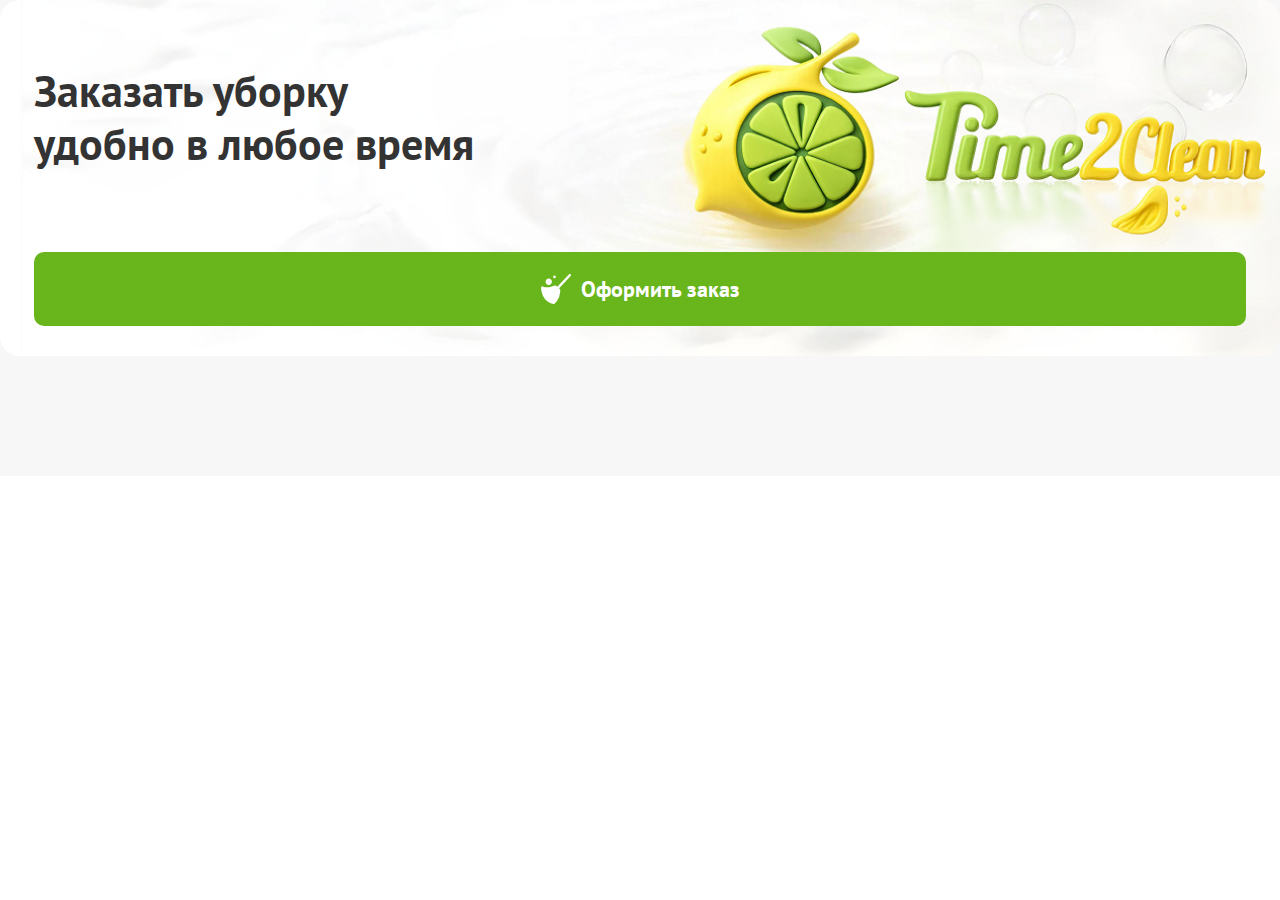
<file: frontend/components/cta-banner.html>
<!DOCTYPE html>
<html lang="ru">
<head>
    <meta charset="UTF-8">
    <meta name="viewport" content="width=device-width, initial-scale=1.0">
    <title>CTA Component</title>
    <!-- Подключение шрифтов -->
    <link rel="preconnect" href="https://fonts.googleapis.com"> 
    <link rel="preconnect" href="https://fonts.gstatic.com" crossorigin>
    <link href="https://fonts.googleapis.com/css2?family=PT+Sans:wght@400;700&display=swap" rel="stylesheet">
    <!-- Подключение стилей компонента -->
    <link rel="stylesheet" href="/frontend/css/cta-banner.css">
</head>
<body>

    <!-- НАЧАЛО: Секция CTA (Заказать уборку) -->
<section class="order-section">
    <div class="cta-container">
        <div class="cta-banner">
            <!-- Фоновая картинка -->
            <img src="/frontend/assets/images/cta-bg-lemons.jpg" class="cta-bg-image" alt="Фон с лимонами">
            
            <!-- Текст -->
            <h2 class="cta-title">Заказать уборку<br>удобно в любое время</h2>
            
            <!-- Кнопка -->
            <a href="#" class="cta-btn">
                <img src="/frontend/assets/icons/broom-white.svg" alt="">
                <span>Оформить заказ</span>
            </a>
        </div>
    </div>
</section>
<!-- КОНЕЦ: Секция CTA -->

</body>
</html>
</file>
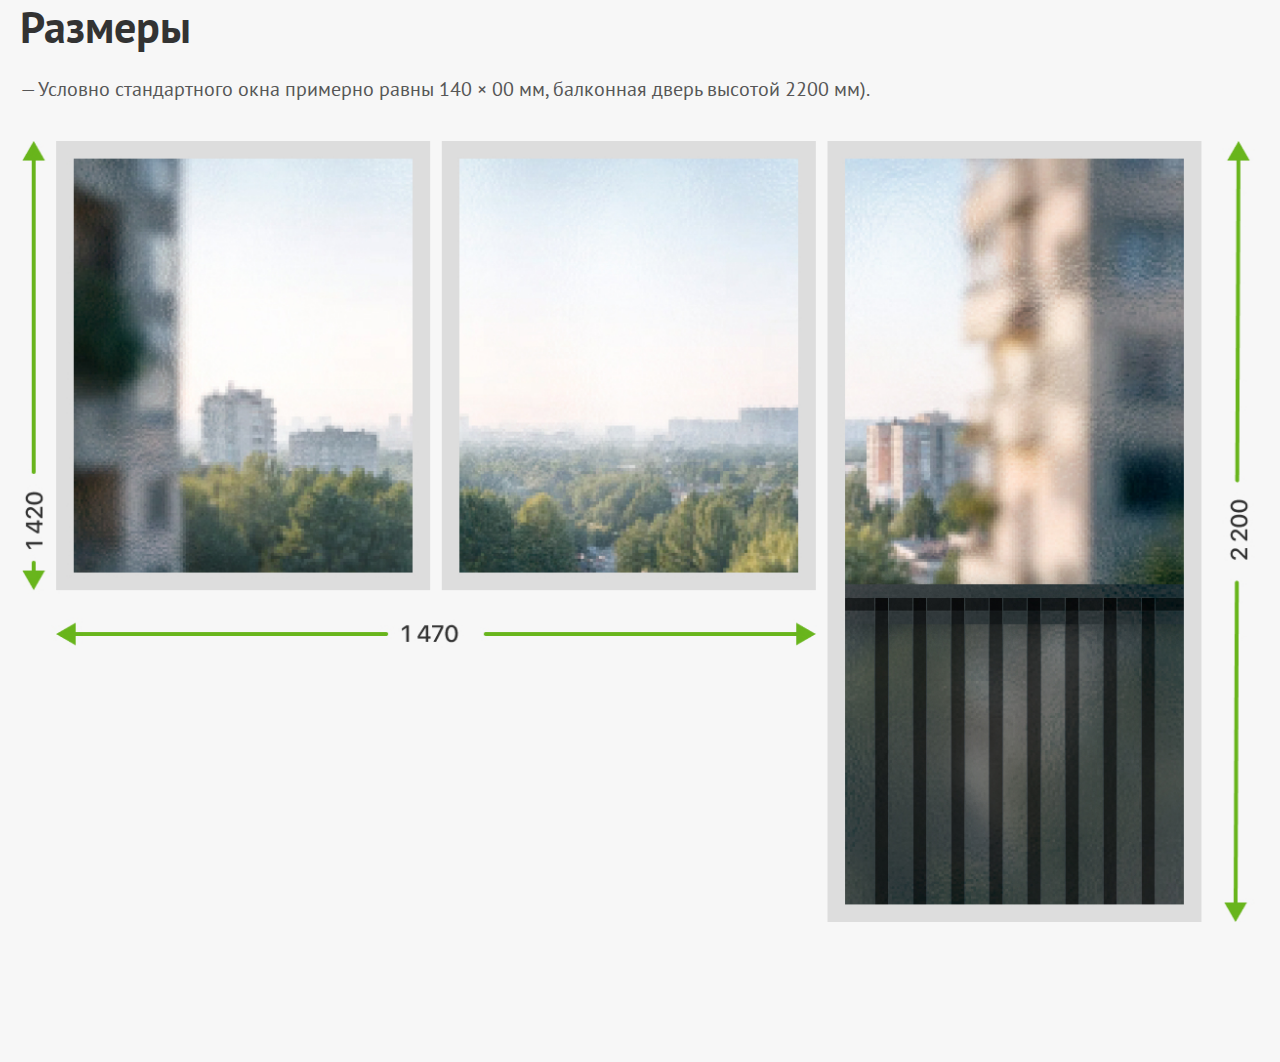
<file: frontend/components/dimensions-block.html>
<!DOCTYPE html>
<html lang="ru">
<head>
    <meta charset="UTF-8">
    <meta name="viewport" content="width=device-width, initial-scale=1.0">
    <title>Размеры — Time2Clean</title>
    <link rel="stylesheet" href="/frontend/css/dimensions-block.css">
    <link rel="preconnect" href="https://fonts.googleapis.com"> 
    <link rel="preconnect" href="https://fonts.gstatic.com" crossorigin>
    <link href="https://fonts.googleapis.com/css2?family=PT+Sans:wght@400;700&display=swap" rel="stylesheet">
</head>
<body>

    <!-- НАЧАЛО: Секция Размеры -->
    <section class="dimensions-section">
        <div class="dimensions-container">
            
            <!-- Левая часть: Текст -->
            <div class="dimensions-content">
                <h2 class="dimensions-title">Размеры</h2>
                <p class="dimensions-description">
                    —&nbsp;Условно стандартного окна примерно равны 140&nbsp;×&nbsp;00&nbsp;мм, балконная дверь высотой 2200&nbsp;мм).
                </p>
            </div>

            <!-- Правая часть: Изображение -->
            <div class="dimensions-image-wrapper">
                <img src="/frontend/assets/images/dimensions-img.jpg" alt="Размеры окна" class="dimensions-img">
            </div>

        </div>
    </section>
    <!-- КОНЕЦ: Секция Размеры -->

</body>
</html>
</file>
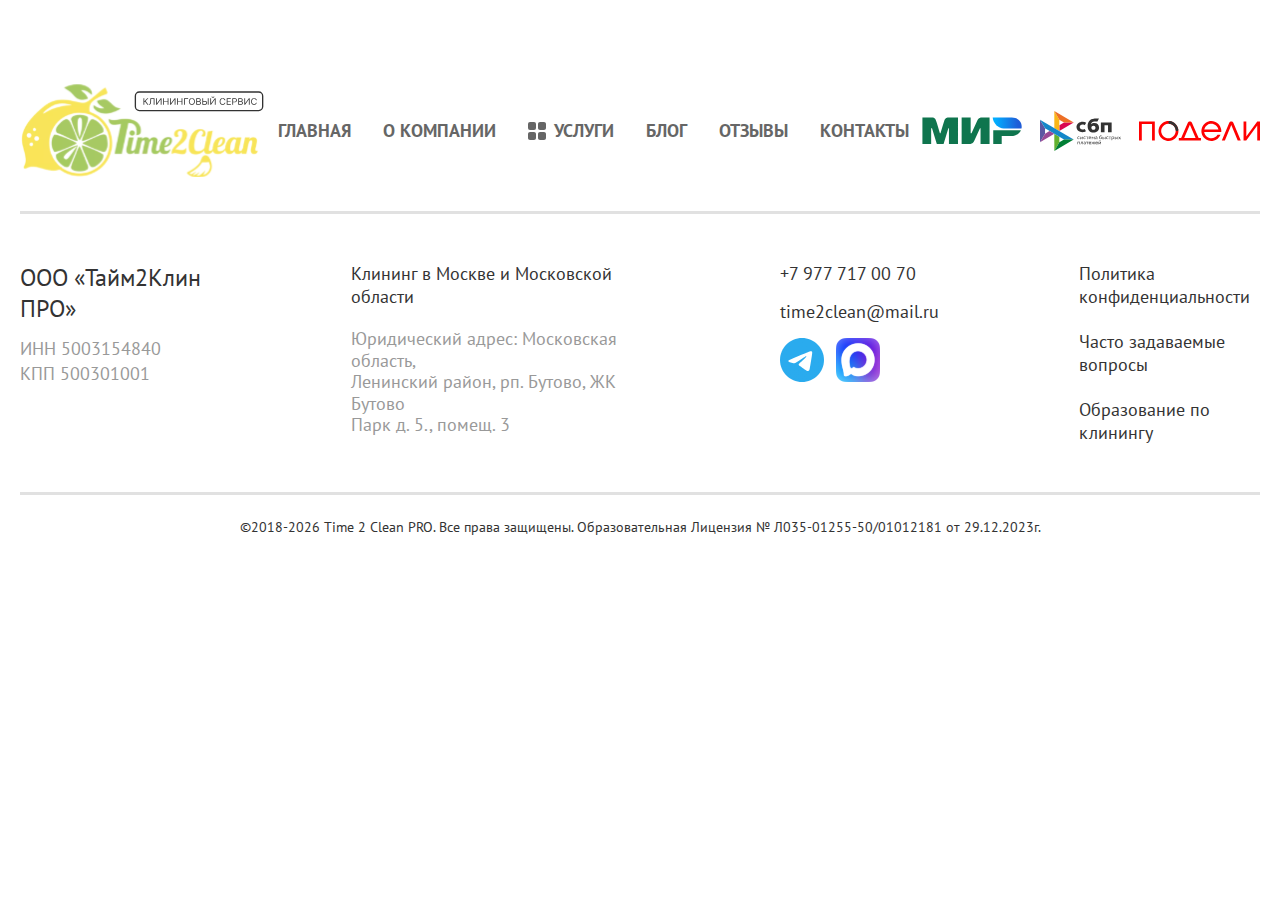
<file: frontend/components/footer.html>
<!DOCTYPE html>
<html lang="ru">
<head>
    <meta charset="UTF-8">
    <meta name="viewport" content="width=device-width, initial-scale=1.0">
    <title>Time2Clean Footer</title>
    <link rel="stylesheet" href="/frontend/css/footer.css">
    <link rel="preconnect" href="https://fonts.googleapis.com">
    <link rel="preconnect" href="https://fonts.gstatic.com" crossorigin>
    <link href="https://fonts.googleapis.com/css2?family=PT+Sans:wght@400;700&display=swap" rel="stylesheet">
</head>
<body>

<footer class="footer">
    <div class="container">
        
        <!-- Верхний этаж: Лого, Меню, Оплата -->
        <div class="footer__top">
            <!-- Логотип -->
            <div class="footer__logo">
                <a href="/">
                    <img src="/frontend/assets/icons/logo.svg" alt="Time2Clean" class="footer__logo-img">
                </a>
            </div>

            <!-- Навигация -->
            <nav class="footer__nav">
                <ul class="footer__menu">
                    <li><a href="#" class="footer__link">ГЛАВНАЯ</a></li>
                    <li><a href="#" class="footer__link">О КОМПАНИИ</a></li>
                    <li>
                        <a href="#" class="footer__link footer__link--with-icon">
                            <!-- Иконка из квадратиков для услуг -->
                            <img src="/frontend/assets/icons/services-grid.svg" alt="" class="footer__menu-icon">
                            УСЛУГИ
                        </a>
                    </li>
                    <li><a href="#" class="footer__link">БЛОГ</a></li>
                    <li><a href="#" class="footer__link">ОТЗЫВЫ</a></li>
                    <li><a href="#" class="footer__link">КОНТАКТЫ</a></li>
                </ul>
            </nav>

            <div class="footer__payments mobile-payments">
                <img src="/frontend/assets/icons/mir-logo.svg" alt="МИР" class="payment-icon">
                <img src="/frontend/assets/icons/sbp-logo.svg" alt="СБП" class="payment-icon">
                <img src="/frontend/assets/icons/podeli-logo.svg" alt="Подели" class="payment-icon">
            </div>

            <!-- Способы оплаты -->
            <div class="footer__payments desktop-payments">
                <img src="/frontend/assets/icons/mir-logo.svg" alt="МИР" class="payment-icon">
                <img src="/frontend/assets/icons/sbp-logo.svg" alt="СБП" class="payment-icon">
                <img src="/frontend/assets/icons/podeli-logo.svg" alt="Подели" class="payment-icon">
            </div>
        </div>

        <!-- Средний этаж: Информация, Адрес, Контакты, Ссылки -->
        <div class="footer__middle">
            
            <!-- Колонка 1: Юр. инфо -->
            <div class="footer__col footer__col--info">
                <h3 class="footer__company-name">ООО «Тайм2Клин ПРО»</h3>
                <div class="footer__details">
                    <p>ИНН 5003154840</p>
                    <p>КПП 500301001</p>
                </div>
            </div>

            <!-- Колонка 2: Адрес -->
            <div class="footer__col footer__col--address">
                <p class="footer__region">Клининг в Москве и Московской области</p>
                <p class="footer__legal-address">
                    Юридический адрес: Московская область,<br>
                    Ленинский район, рп. Бутово, ЖК Бутово<br> 
                    Парк д. 5., помещ. 3
                </p>
            </div>

            <!-- Колонка 3: Контакты и соцсети -->
            <div class="footer__col footer__col--contacts">
                <a href="tel:+79777170070" class="footer__phone">+7 977 717 00 70</a>
                <a href="mailto:time2clean@mail.ru" class="footer__email">time2clean@mail.ru</a>
                
                <div class="footer__socials">
                    <a href="#" class="social-link">
                        <img src="/frontend/assets/icons/telegram.svg" alt="Telegram">
                    </a>
                    <a href="#" class="social-link">
                        <img src="/frontend/assets/icons/max.svg" alt="Messenger">
                    </a>
                </div>
            </div>

            <!-- Колонка 4: Ссылки -->
            <div class="footer__col footer__col--links">
                <ul class="footer__links-list">
                    <li><a href="#">Политика конфиденциальности</a></li>
                    <li><a href="#">Часто задаваемые вопросы</a></li>
                    <li><a href="#">Образование по клинингу</a></li>
                </ul>
            </div>

        </div>

        <!-- Нижний этаж: Копирайт -->
        <div class="footer__bottom">
            <p class="copyright">
                ©2018-2026 Time 2 Clean PRO. Все права защищены. Образовательная Лицензия № Л035-01255-50/01012181 от 29.12.2023г.
            </p>
        </div>
        

    </div>
</footer>

</body>
</html>
</file>
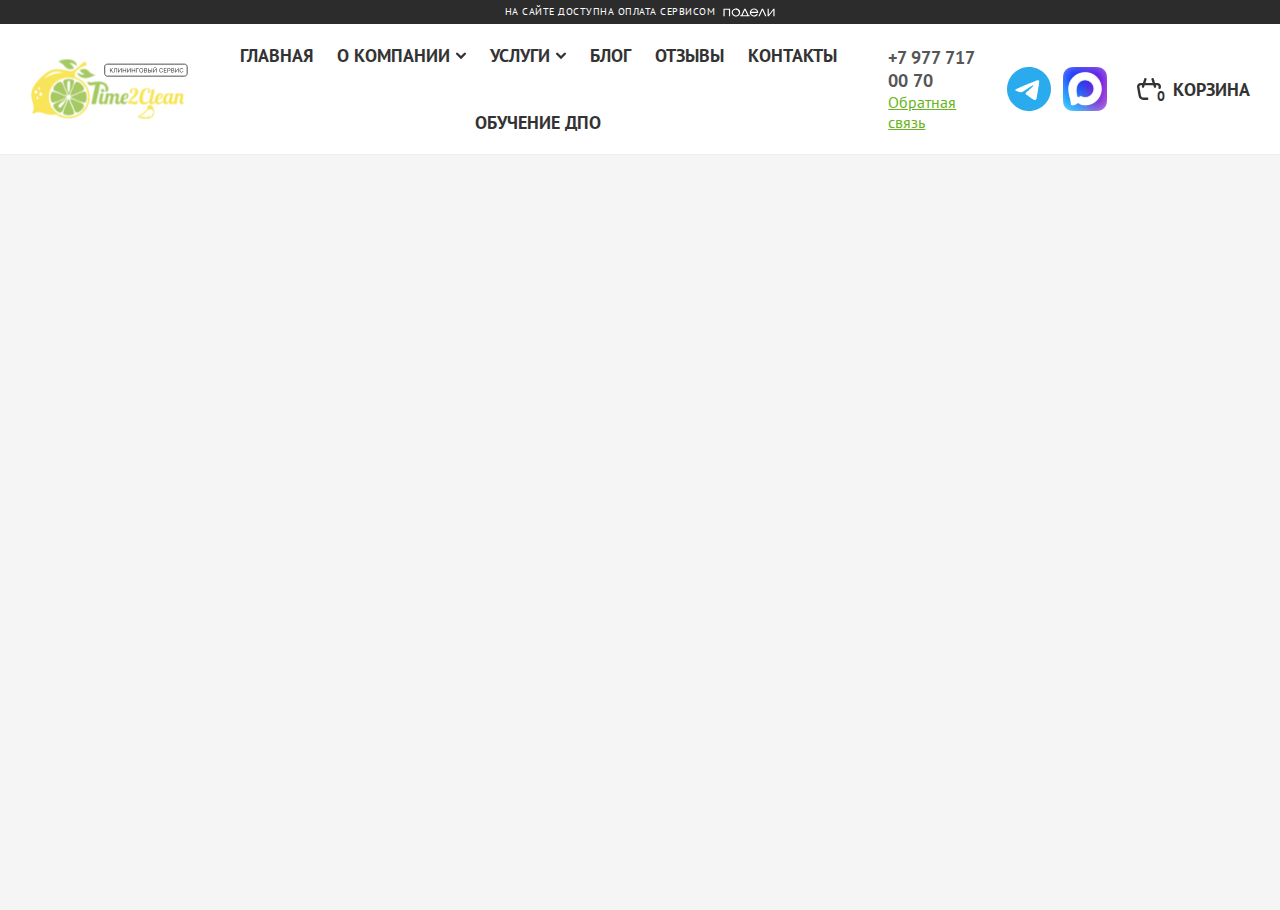
<file: frontend/components/header.html>
<!DOCTYPE html>
<html lang="ru">
<head>
    <meta charset="UTF-8">
    <meta name="viewport" content="width=device-width, initial-scale=1.0">
    <title>Time2Clean Header</title>
    <link rel="stylesheet" href="/frontend/css/header.css">
    <link rel="preconnect" href="https://fonts.googleapis.com">
    <link rel="preconnect" href="https://fonts.gstatic.com" crossorigin>
    <link href="https://fonts.googleapis.com/css2?family=PT+Sans:wght@400;700&display=swap" rel="stylesheet">
    <script src="/frontend/js/header.js" defer></script>
</head>
<body>

<header class="header">
    <!-- Верхняя черная полоса -->
    <div class="header__top-bar">
        <div class="header__top-content">
            <span class="header__top-text">На сайте доступна оплата сервисом</span>
            <img src="/frontend/assets/icons/podeli.svg" alt="Подели" class="header__top-icon">
        </div>
    </div>

    <!-- Основная часть хедера -->
    <div class="header__main">
        <div class="container">
            <div class="header__row">
                
                <!-- Логотип -->
                <div class="header__logo-block">
                    <a href="/" class="header__logo-link">
                        <img src="/frontend/assets/icons/logo.svg" alt="Time2Clean" class="header__logo-img">
                    </a>
                </div>

                <!-- Десктопная Навигация -->
                <nav class="header__nav desktop-only">
                    <ul class="nav__list">
                        <li class="nav__item"><a href="#" class="nav__link">Главная</a></li>
                        
                        <!-- Дропдаун 1 -->
                        <li class="nav__item nav__item--has-dropdown">
                            <a href="#" class="nav__link">
                                О компании
                                <img src="/frontend/assets/icons/arrow-down.svg" alt="" class="nav__arrow">
                            </a>
                            <div class="nav__dropdown">
                                <a href="#" class="nav__dropdown-link">История</a>
                                <a href="#" class="nav__dropdown-link">Команда</a>
                            </div>
                        </li>

                        <!-- ЗАМЕНИТЬ СУЩЕСТВУЮЩИЙ ПУНКТ "УСЛУГИ" НА ЭТОТ -->

                        <!-- Дропдаун Услуги (с Мега-меню) -->
                        <li class="nav__item nav__item--has-dropdown" id="services-menu-trigger">
                            <a href="#" class="nav__link">
                                <img src="/frontend/assets/icons/services-active-icon.svg" class="nav__link-icon" alt="">
                                <span class="nav__link-text">Услуги</span>
                                <!-- Иконка стрелки, которая будет меняться -->
                                <img src="/frontend/assets/icons/arrow-down.svg" alt="" class="nav__arrow">
                            </a>
                            
                            <!-- === НАЧАЛО МЕГА-МЕНЮ === -->
                            <div class="header-mega-menu" id="services-mega-menu">
                                <div class="container">
                                    
                                    <!-- Шапка мега-меню -->
                                    <div class="mega-menu__header">
                                        <h2 class="mega-menu__title">Услуги Time2Clean</h2>
                                        <a href="#" class="btn-all-services-mega">
                                            <img src="/frontend/assets/icons/all-services-grid.svg" class="btn-mega-icon" alt="">
                                            Все услуги
                                        </a>
                                    </div>

                                    <!-- Сетка с карточками услуг -->
                                    <div class="mega-menu__grid">
                                        <!-- Карточки услуг (адаптированный код) -->
                                        <!-- Карточка 1: Стандарт -->
                                        <article class="service-card">
                                            <div class="service-card__top-group">
                                                <div class="service-card__header">
                                                    <div class="service-icon-box service-icon-box--green">
                                                        <img src="/frontend/assets/icons/card-icons/check-white.svg" alt="">
                                                    </div>
                                                    <h3 class="service-title">Стандарт</h3>
                                                    <img src="/frontend/assets/icons/arrow-right.svg" class="service-arrow-icon" alt="">
                                                </div>
                                                <div class="service-card__tags">
                                                    <div class="tag">
                                                        <img src="/frontend/assets/icons/cleaner.svg" alt="">
                                                        <span>1 клинер</span>
                                                    </div>
                                                    <div class="tag">
                                                        <img src="/frontend/assets/icons/clock.svg" alt="">
                                                        <span>2 часа</span>
                                                    </div>
                                                </div>
                                            </div>
                                            <div class="service-card__footer">
                                                <div class="service-price">от 4 500 ₽</div>
                                                <a href="#" class="service-order-btn">Заказать</a>
                                            </div>
                                        </article>

                                        <!-- Карточка 2: Премиум -->
                                        <article class="service-card">
                                            <div class="service-card__top-group">
                                                <div class="service-card__header">
                                                    <div class="service-icon-box service-icon-box--green">
                                                        <img src="/frontend/assets/icons/card-icons/diamond-white.svg" alt="">
                                                    </div>
                                                    <h3 class="service-title">Премиум</h3>
                                                    <img src="/frontend/assets/icons/arrow-right.svg" class="service-arrow-icon" alt="">
                                                </div>
                                                <div class="service-card__tags">
                                                    <div class="tag">
                                                        <img src="/frontend/assets/icons/cleaner.svg" alt="">
                                                        <span>1-3 клинер</span>
                                                    </div>
                                                    <div class="tag">
                                                        <img src="/frontend/assets/icons/clock.svg" alt="">
                                                        <span>2-4 часа</span>
                                                    </div>
                                                </div>
                                            </div>
                                            <div class="service-card__footer">
                                                <div class="service-price">от 8 000 ₽</div>
                                                <a href="#" class="service-order-btn">Заказать</a>
                                            </div>
                                        </article>

                                        <!-- Карточка 3: После ремонта -->
                                        <article class="service-card">
                                            <div class="service-card__top-group">
                                                <div class="service-card__header">
                                                    <div class="service-icon-box service-icon-box--green">
                                                        <img src="/frontend/assets/icons/card-icons/hard-hat-white.svg" alt="">
                                                    </div>
                                                    <h3 class="service-title">После ремонта</h3>
                                                    <img src="/frontend/assets/icons/arrow-right.svg" class="service-arrow-icon" alt="">
                                                </div>
                                                <div class="service-card__tags">
                                                    <div class="tag">
                                                        <img src="/frontend/assets/icons/cleaner.svg" alt="">
                                                        <span>1 клинер</span>
                                                    </div>
                                                    <div class="tag">
                                                        <img src="/frontend/assets/icons/clock.svg" alt="">
                                                        <span>2 часа</span>
                                                    </div>
                                                </div>
                                            </div>
                                            <div class="service-card__footer">
                                                <div class="service-price">от 3 500 ₽</div>
                                                <a href="#" class="service-order-btn">Заказать</a>
                                            </div>
                                        </article>

                                        <!-- Карточка 4: Коттедж -->
                                        <article class="service-card">
                                            <div class="service-card__top-group">
                                                <div class="service-card__header">
                                                    <div class="service-icon-box service-icon-box--green">
                                                        <img src="/frontend/assets/icons/card-icons/home-white.svg" alt="">
                                                    </div>
                                                    <h3 class="service-title">Коттедж</h3>
                                                    <img src="/frontend/assets/icons/arrow-right.svg" class="service-arrow-icon" alt="">
                                                </div>
                                                <div class="service-card__tags">
                                                    <div class="tag">
                                                        <img src="/frontend/assets/icons/cleaner.svg" alt="">
                                                        <span>1 клинер</span>
                                                    </div>
                                                    <div class="tag">
                                                        <img src="/frontend/assets/icons/clock.svg" alt="">
                                                        <span>2 часа</span>
                                                    </div>
                                                </div>
                                            </div>
                                            <div class="service-card__footer">
                                                <div class="service-price">от 11 500 ₽</div>
                                                <a href="#" class="service-order-btn">Заказать</a>
                                            </div>
                                        </article>

                                        <!-- Карточка 5: Окна -->
                                        <article class="service-card">
                                            <div class="service-card__top-group">
                                                <div class="service-card__header">
                                                    <div class="service-icon-box service-icon-box--light">
                                                        <img src="/frontend/assets/icons/card-icons/window-green.svg" alt="">
                                                    </div>
                                                    <h3 class="service-title">Окна</h3>
                                                    <img src="/frontend/assets/icons/arrow-right.svg" class="service-arrow-icon" alt="">
                                                </div>
                                                <div class="service-card__tags">
                                                    <div class="tag">
                                                        <img src="/frontend/assets/icons/cleaner.svg" alt="">
                                                        <span>2 клинер</span>
                                                    </div>
                                                    <div class="tag">
                                                        <img src="/frontend/assets/icons/clock.svg" alt="">
                                                        <span>2-5 часа</span>
                                                    </div>
                                                </div>
                                            </div>
                                            <div class="service-card__footer">
                                                <div class="service-price">от 3 000 ₽</div>
                                                <a href="#" class="service-order-btn">Заказать</a>
                                            </div>
                                        </article>

                                        <!-- Карточка 6: Химчистка -->
                                        <article class="service-card">
                                            <div class="service-card__top-group">
                                                <div class="service-card__header">
                                                    <div class="service-icon-box service-icon-box--light">
                                                        <img src="/frontend/assets/icons/card-icons/armchair-green.svg" alt="">
                                                    </div>
                                                    <h3 class="service-title">Химчистка</h3>
                                                    <img src="/frontend/assets/icons/arrow-right.svg" class="service-arrow-icon" alt="">
                                                </div>
                                                <div class="service-card__tags">
                                                    <div class="tag">
                                                        <img src="/frontend/assets/icons/cleaner.svg" alt="">
                                                        <span>1 клинер</span>
                                                    </div>
                                                    <div class="tag">
                                                        <img src="/frontend/assets/icons/clock.svg" alt="">
                                                        <span>2 часа</span>
                                                    </div>
                                                </div>
                                            </div>
                                            <div class="service-card__footer">
                                                <div class="service-price">от 4 300 ₽</div>
                                                <a href="#" class="service-order-btn">Заказать</a>
                                            </div>
                                        </article>

                                        <!-- Карточка 7: Офис -->
                                        <article class="service-card">
                                            <div class="service-card__top-group">
                                                <div class="service-card__header">
                                                    <div class="service-icon-box service-icon-box--light">
                                                        <img src="/frontend/assets/icons/card-icons/armchair-green.svg" alt="">
                                                    </div>
                                                    <h3 class="service-title">Офис</h3>
                                                    <img src="/frontend/assets/icons/arrow-right.svg" class="service-arrow-icon" alt="">
                                                </div>
                                                <div class="service-card__tags">
                                                    <div class="tag">
                                                        <img src="/frontend/assets/icons/cleaner.svg" alt="">
                                                        <span>2 клинер</span>
                                                    </div>
                                                    <div class="tag">
                                                        <img src="/frontend/assets/icons/clock.svg" alt="">
                                                        <span>2-5 часа</span>
                                                    </div>
                                                </div>
                                            </div>
                                            <div class="service-card__footer">
                                                <div class="service-price">от 3 000 ₽</div>
                                                <a href="#" class="service-order-btn">Заказать</a>
                                            </div>
                                        </article>
                                    </div>
                                </div>
                            </div>
                            <!-- === КОНЕЦ МЕГА-МЕНЮ === -->
                        </li>

                        <!-- КОНЕЦ ЗАМЕНЫ -->

                        <li class="nav__item"><a href="#" class="nav__link">Блог</a></li>
                        <li class="nav__item"><a href="#" class="nav__link">Отзывы</a></li>
                        <li class="nav__item"><a href="#" class="nav__link">Контакты</a></li>
                        <li class="nav__item"><a href="#" class="nav__link">Обучение ДПО</a></li>
                    </ul>
                </nav>

                <!-- Правая часть -->
                <div class="header__actions">
                    
                    <!-- Контакты и Соцсети (скрыты на мобильном) -->
                    <div class="header__info-group desktop-only">
                        <div class="header__contacts">
                            <a href="tel:+79777170070" class="header__phone">+7 977 717 00 70</a>
                            <a href="#" class="header__callback">Обратная связь</a>
                        </div>
                        <div class="header__socials">
                            <a href="#" class="social__link"><img src="/frontend/assets/icons/telegram.svg" alt="Telegram" class="social__icon"></a>
                            <a href="#" class="social__link"><img src="/frontend/assets/icons/max.svg" alt="Max" class="social__icon"></a>
                        </div>
                    </div>

                    <!-- Мобильные элементы: Корзина + Бургер -->
                    <!-- Мобильные элементы: Корзина + Бургер -->
                    <div class="header__mobile-controls">
                        <!-- Корзина с цифрой -->
                        <div class="header__cart">
                            <a href="#" class="cart__link">
                                <div class="cart__icon-wrapper">
                                    <img src="/frontend/assets/icons/cart.svg" alt="Корзина" class="cart__icon">
                                    <!-- Вернули цифру -->
                                    <span class="cart__count">0</span>
                                </div>
                                <span class="cart__text desktop-only">Корзина</span>
                            </a>
                        </div>

                        <!-- Кнопка Бургер -->
                        <button class="header__burger" id="burgerBtn">
                            <!-- Файл называется burger.svg -->
                            <img src="/frontend/assets/icons/burger.svg" alt="Menu">
                        </button>
                    </div>
                </div>

            </div>
        </div>
    </div>

    <!-- Мобильное выпадающее меню -->
    <div class="header__mobile-menu" id="mobileMenu">
        <ul class="mobile-nav__list">
            <li><a href="#" class="mobile-nav__link">Главная</a></li>
            
            <!-- Раскрывающаяся группа 1 -->
            <li class="mobile-nav__group">
                <div class="mobile-nav__header">
                    <span class="mobile-nav__title">О компании</span>
                    <img src="/frontend/assets/icons/arrow-down.svg" class="mobile-arrow">
                </div>
                <div class="mobile-nav__content">
                    <a href="#" class="mobile-nav__sublink">История</a>
                    <a href="#" class="mobile-nav__sublink">Команда</a>
                </div>
            </li>

            <!-- Раскрывающаяся группа 2 -->
            <!-- Найти в мобильном меню группу Услуги и заменить содержимое -->
            <li class="mobile-nav__group">
                <div class="mobile-nav__header">
                    <span class="mobile-nav__title">Услуги</span>
                    <img src="/frontend/assets/icons/arrow-down.svg" class="mobile-arrow">
                </div>
                <div class="mobile-nav__content">
                    <!-- Обертка для горизонтального скролла -->
                    <div class="mobile-services-container">
                        <div class="mobile-services-scroll">
                            
                            <!-- Карточка 1 -->
                            <article class="service-card-mobile">
                                <div class="card-mobile__header">
                                    <div class="service-icon-box icon-box--small service-icon-box--green">
                                        <img src="/frontend/assets/icons/card-icons/check-white.svg" alt="">
                                    </div>
                                    <h4 class="card-mobile__title">Стандарт</h4>
                                    <img src="/frontend/assets/icons/arrow-right.svg" class="card-mobile__arrow" alt="">
                                </div>
                                
                                <div class="card-mobile__tags">
                                    <div class="tag-mobile">
                                        <img src="/frontend/assets/icons/cleaner.svg" alt="">
                                        <span>1 клинер</span>
                                    </div>
                                    <div class="tag-mobile">
                                        <img src="/frontend/assets/icons/clock.svg" alt="">
                                        <span>2 часа</span>
                                    </div>
                                </div>

                                <div class="card-mobile__footer">
                                    <div class="price-mobile">от 4 500 ₽</div>
                                    <a href="#" class="order-mobile">Заказать</a>
                                </div>
                            </article>

                            <!-- Повторить карточки (Премиум, Ремонт и т.д.) -->
                            <article class="service-card-mobile">
                                <div class="card-mobile__header">
                                    <div class="service-icon-box icon-box--small service-icon-box--green">
                                        <img src="/frontend/assets/icons/card-icons/diamond-white.svg" alt="">
                                    </div>
                                    <h4 class="card-mobile__title">Премиум</h4>
                                    <img src="/frontend/assets/icons/arrow-right.svg" class="card-mobile__arrow" alt="">
                                </div>
                                <div class="card-mobile__tags">
                                    <div class="tag-mobile"><span>1-3 клинер</span></div>
                                    <div class="tag-mobile"><span>2-4 часа</span></div>
                                </div>
                                <div class="card-mobile__footer">
                                    <div class="price-mobile">от 8 000 ₽</div>
                                    <a href="#" class="order-mobile">Заказать</a>
                                </div>
                            </article>

                            <!-- Карточка 1 -->
                            <article class="service-card-mobile">
                                <div class="card-mobile__header">
                                    <div class="service-icon-box icon-box--small service-icon-box--green">
                                        <img src="/frontend/assets/icons/card-icons/check-white.svg" alt="">
                                    </div>
                                    <h4 class="card-mobile__title">После ремонта</h4>
                                    <img src="/frontend/assets/icons/arrow-right.svg" class="card-mobile__arrow" alt="">
                                </div>
                                
                                <div class="card-mobile__tags">
                                    <div class="tag-mobile">
                                        <img src="/frontend/assets/icons/cleaner.svg" alt="">
                                        <span>1 клинер</span>
                                    </div>
                                    <div class="tag-mobile">
                                        <img src="/frontend/assets/icons/clock.svg" alt="">
                                        <span>2 часа</span>
                                    </div>
                                </div>

                                <div class="card-mobile__footer">
                                    <div class="price-mobile">от 3 500 ₽</div>
                                    <a href="#" class="order-mobile">Заказать</a>
                                </div>
                            </article>

                            <!-- Повторить карточки (Премиум, Ремонт и т.д.) -->
                            <article class="service-card-mobile">
                                <div class="card-mobile__header">
                                    <div class="service-icon-box icon-box--small service-icon-box--green">
                                        <img src="/frontend/assets/icons/card-icons/home-white.svg" alt="">
                                    </div>
                                    <h4 class="card-mobile__title">Коттедж</h4>
                                    <img src="/frontend/assets/icons/arrow-right.svg" class="card-mobile__arrow" alt="">
                                </div>
                                <div class="card-mobile__tags">
                                    <div class="tag-mobile"><span>1 клинер</span></div>
                                    <div class="tag-mobile"><span>2 часа</span></div>
                                </div>
                                <div class="card-mobile__footer">
                                    <div class="price-mobile">от 11 500 ₽</div>
                                    <a href="#" class="order-mobile">Заказать</a>
                                </div>
                            </article>

                            <!-- Карточка 1 -->
                            <article class="service-card-mobile">
                                <div class="card-mobile__header">
                                    <div class="service-icon-box icon-box--small service-icon-box--light">
                                        <img src="/frontend/assets/icons/card-icons/window-green.svg" alt="">
                                    </div>
                                    <h4 class="card-mobile__title">Окна</h4>
                                    <img src="/frontend/assets/icons/arrow-right.svg" class="card-mobile__arrow" alt="">
                                </div>
                                
                                <div class="card-mobile__tags">
                                    <div class="tag-mobile">
                                        <img src="/frontend/assets/icons/cleaner.svg" alt="">
                                        <span>2 клинер</span>
                                    </div>
                                    <div class="tag-mobile">
                                        <img src="/frontend/assets/icons/clock.svg" alt="">
                                        <span>2-5 часа</span>
                                    </div>
                                </div>

                                <div class="card-mobile__footer">
                                    <div class="price-mobile">от 3 000 ₽</div>
                                    <a href="#" class="order-mobile">Заказать</a>
                                </div>
                            </article>

                            <!-- Повторить карточки (Премиум, Ремонт и т.д.) -->
                            <article class="service-card-mobile">
                                <div class="card-mobile__header">
                                    <div class="service-icon-box icon-box--small service-icon-box--light">
                                        <img src="/frontend/assets/icons/card-icons/armchair-green.svg" alt="">
                                    </div>
                                    <h4 class="card-mobile__title">Химчистка</h4>
                                    <img src="/frontend/assets/icons/arrow-right.svg" class="card-mobile__arrow" alt="">
                                </div>
                                <div class="card-mobile__tags">
                                    <div class="tag-mobile"><span>1 клинер</span></div>
                                    <div class="tag-mobile"><span>2 часа</span></div>
                                </div>
                                <div class="card-mobile__footer">
                                    <div class="price-mobile">от 4 300 ₽</div>
                                    <a href="#" class="order-mobile">Заказать</a>
                                </div>
                            </article>

                            <!-- Карточка 1 -->
                            <article class="service-card-mobile">
                                <div class="card-mobile__header">
                                    <div class="service-icon-box icon-box--small service-icon-box--light">
                                        <img src="/frontend/assets/icons/card-icons/armchair-green.svg" alt="">
                                    </div>
                                    <h4 class="card-mobile__title">Офис</h4>
                                    <img src="/frontend/assets/icons/arrow-right.svg" class="card-mobile__arrow" alt="">
                                </div>
                                
                                <div class="card-mobile__tags">
                                    <div class="tag-mobile">
                                        <img src="/frontend/assets/icons/cleaner.svg" alt="">
                                        <span>2 клинер</span>
                                    </div>
                                    <div class="tag-mobile">
                                        <img src="/frontend/assets/icons/clock.svg" alt="">
                                        <span>2-5 часа</span>
                                    </div>
                                </div>

                                <div class="card-mobile__footer">
                                    <div class="price-mobile">от 4 500 ₽</div>
                                    <a href="#" class="order-mobile">Заказать</a>
                                </div>
                            </article>

                            <!-- Добавьте остальные карточки аналогично -->

                        </div>
                    </div>
                    <a href="#" class="mobile-all-services-link">Смотреть все услуги</a>
                </div>
            </li>

            <li><a href="#" class="mobile-nav__link">Блог</a></li>
            <li><a href="#" class="mobile-nav__link">Отзывы</a></li>
            <li><a href="#" class="mobile-nav__link">Контакты</a></li>
            <li><a href="#" class="mobile-nav__link">Обучение ДПО</a></li>
        </ul>
        
        <div class="mobile-nav__contacts">
            <!-- Левая колонка: Мессенджеры -->
            <div class="mobile-socials">
                <a href="#"><img src="/frontend/assets/icons/telegram.svg" alt=""></a>
                <a href="#"><img src="/frontend/assets/icons/max.svg" alt=""></a>
            </div>

            <!-- Правая колонка: Телефон и ссылка -->
            <div class="mobile-contacts-info">
                <a href="tel:+79777170070" class="mobile-phone">+7 977 717 00 70</a>
                <a href="#" class="mobile-callback">Обратная связь</a>
            </div>
        </div>
    </div>
</header>




</body>
</html>
</file>
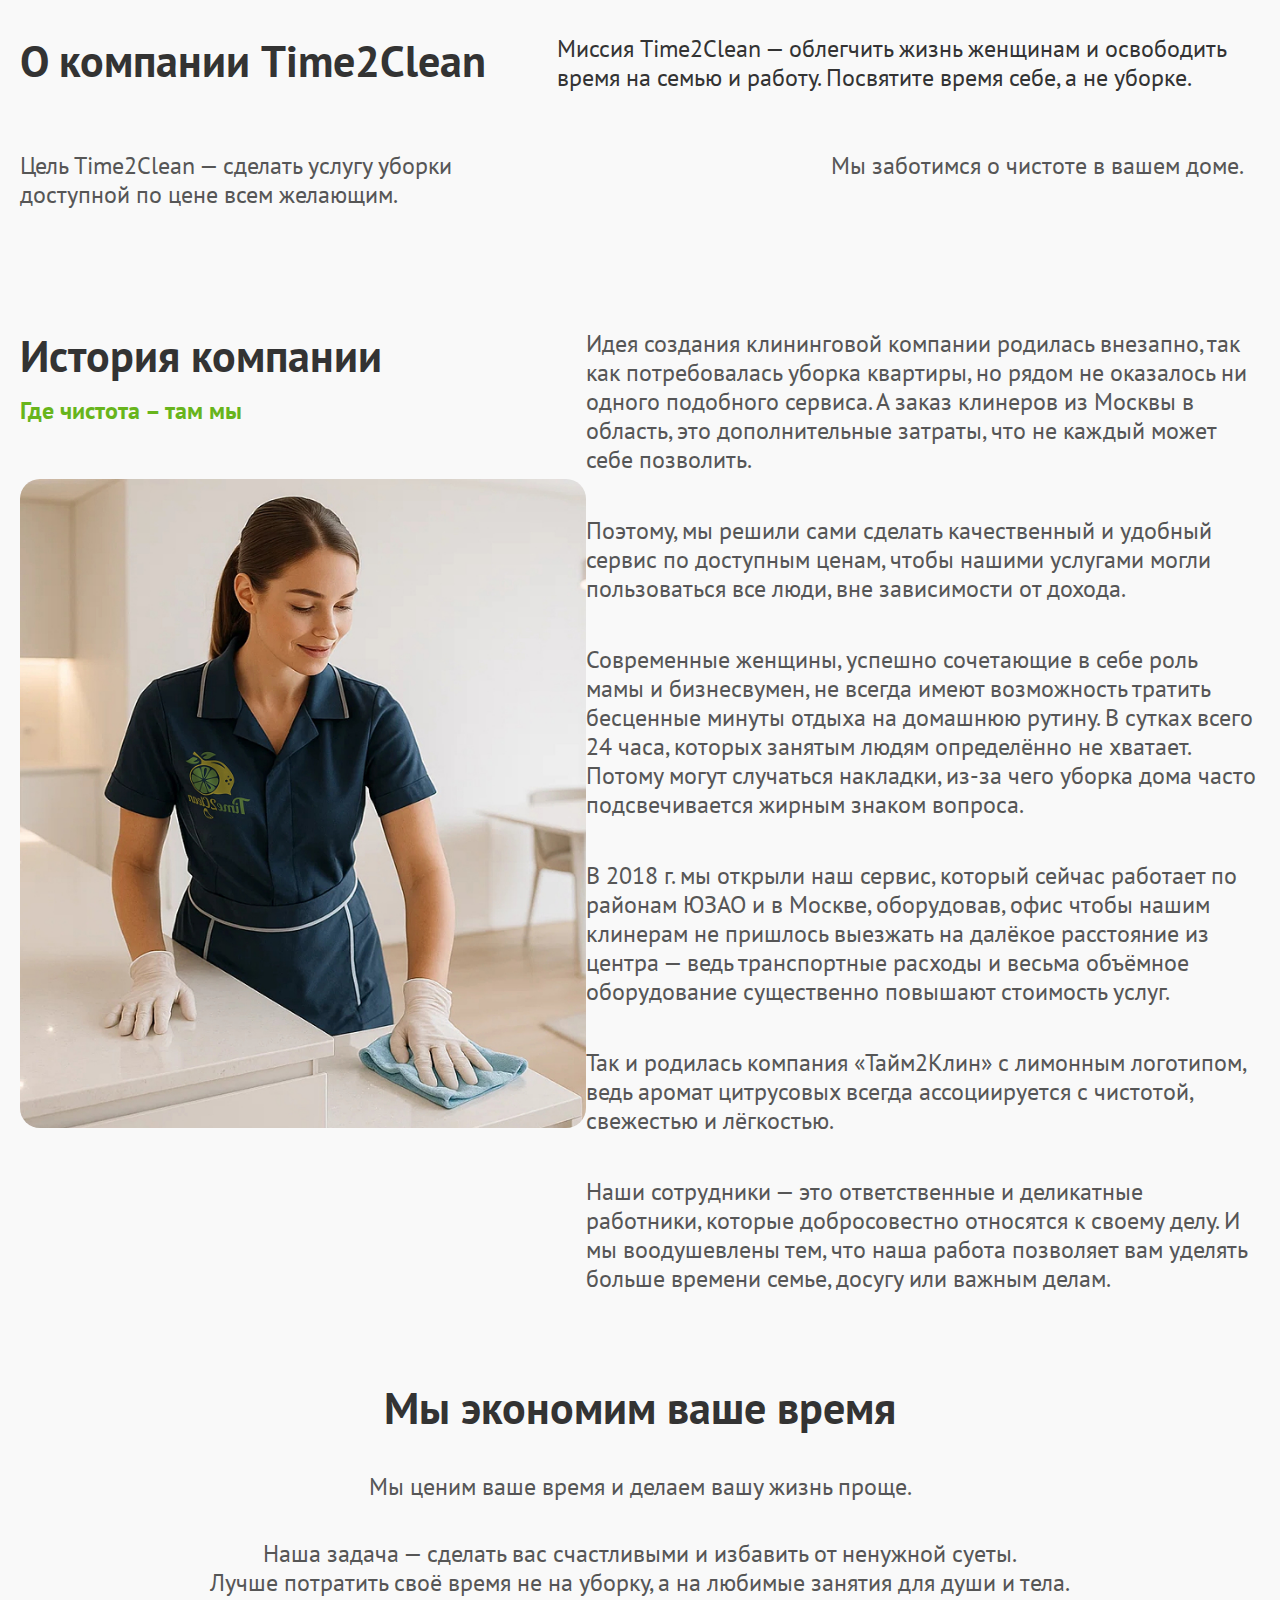
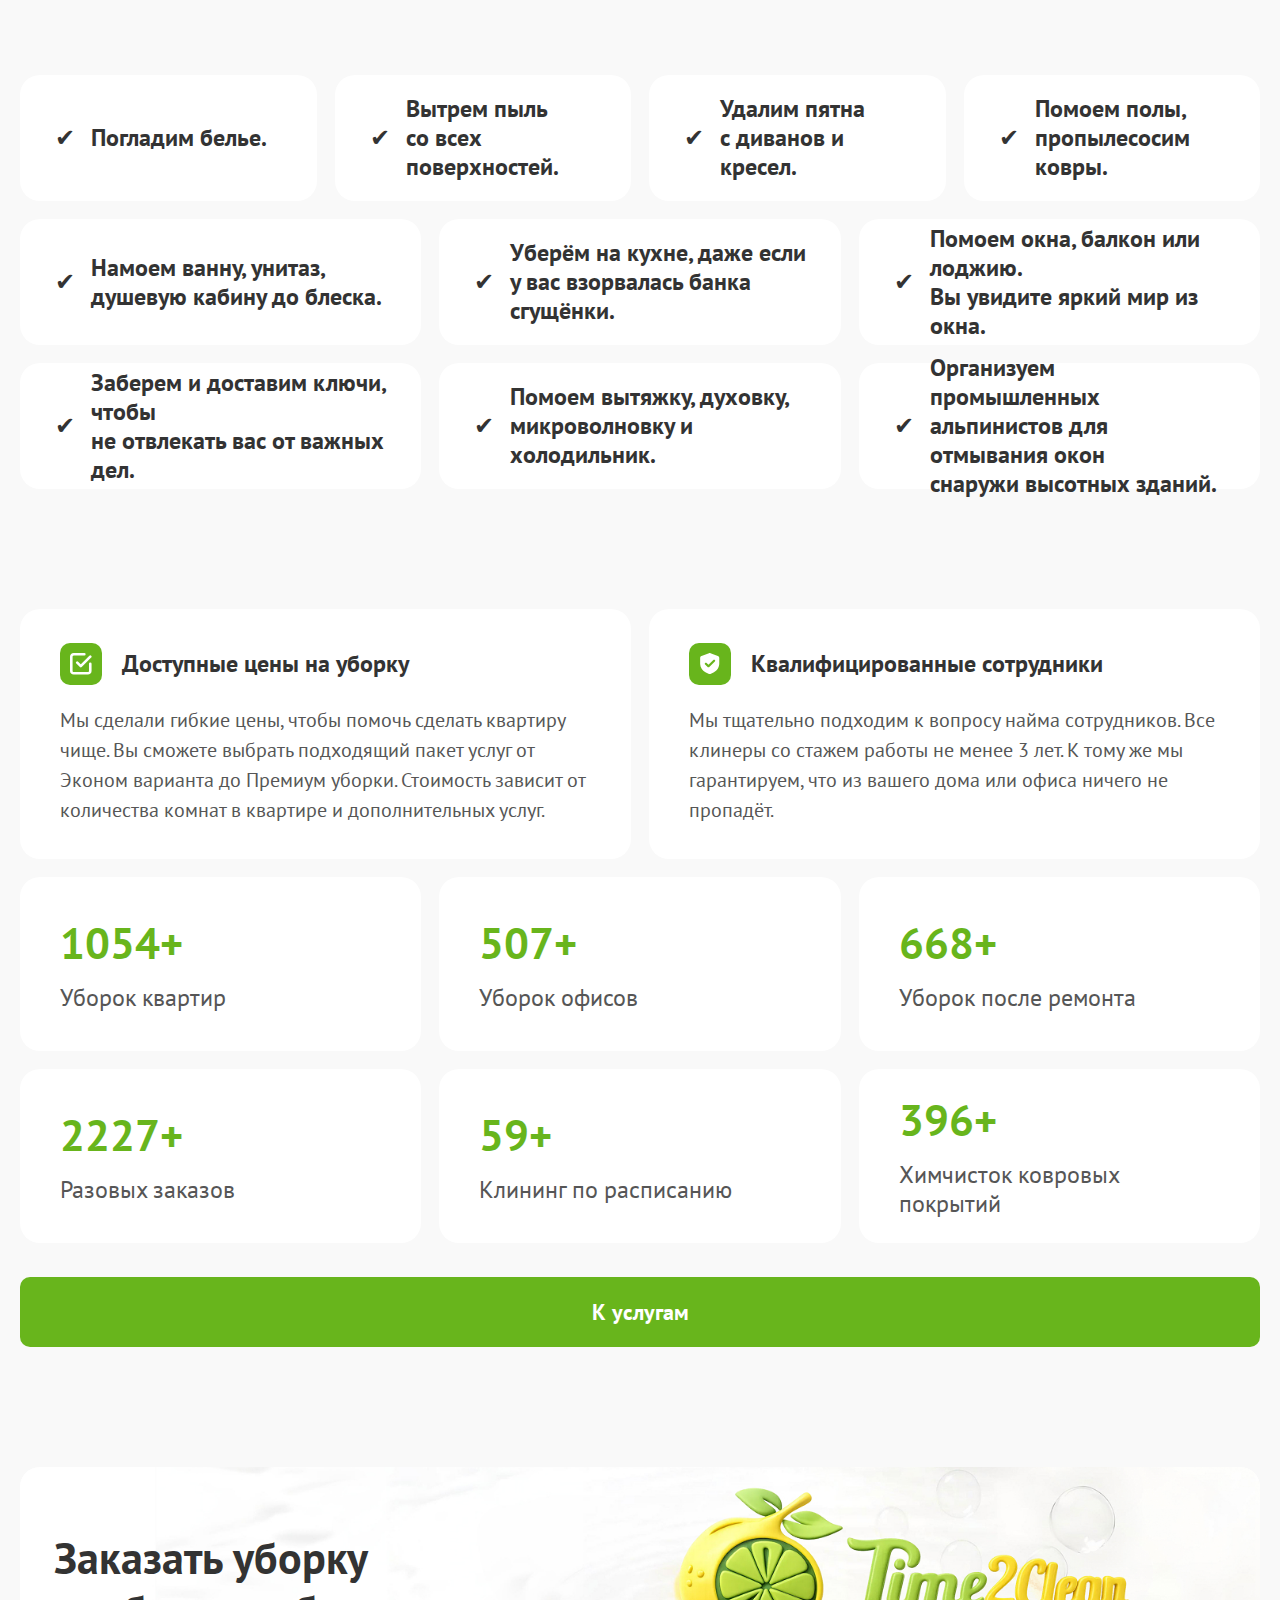
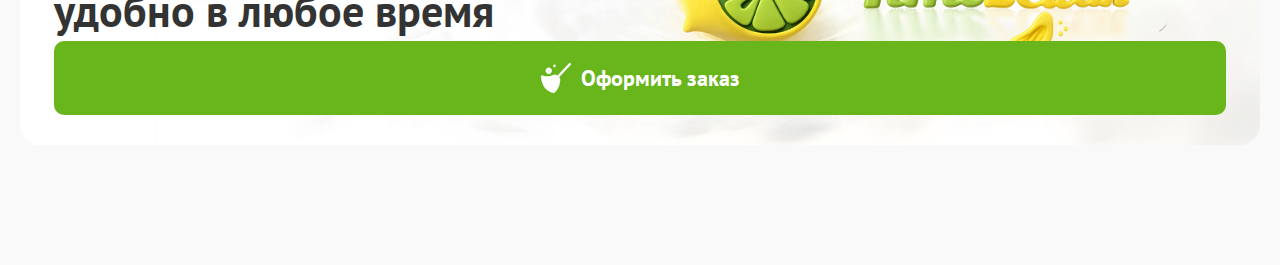
<file: frontend/pages/about.html>
<!DOCTYPE html>
<html lang="ru">
<head>
    <meta charset="UTF-8">
    <meta name="viewport" content="width=device-width, initial-scale=1.0">
    <title>О компании Time2Clean</title>
    <!-- Подключите ваш основной файл стилей -->
    <link rel="stylesheet" href="/frontend/css/about.css"> 
    <link rel="preconnect" href="https://fonts.googleapis.com">
    <link rel="preconnect" href="https://fonts.gstatic.com" crossorigin>
    <link href="https://fonts.googleapis.com/css2?family=PT+Sans:wght@400;700&display=swap" rel="stylesheet">
</head>
<body>
    
    <main class="company-page">
        <div class="container">
            
            <section class="company-section">
                <div class="company-wrapper">
                    
                    <!-- БЛОК 1: Заголовок и Миссия (Верхний ряд) -->
                    <div class="company-row-top">
                        <h1 class="page-title">О компании Time2Clean</h1>
                        <div class="mission-text">
                            Миссия Time2Clean — облегчить жизнь женщинам и освободить время на семью и работу. Посвятите время себе, а не уборке.
                        </div>
                    </div>

                    <!-- БЛОК 2: Цели (Средний ряд) -->
                    <div class="company-row-middle">
                        <div class="goal-left">
                            Цель Time2Clean — сделать услугу уборки доступной по цене всем желающим.
                        </div>
                        <div class="goal-right">
                            Мы заботимся о чистоте в вашем доме.
                        </div>
                    </div>

                    <!-- БЛОК 3: История (Нижний большой блок) -->
                    <div class="history-container">
                        
                        <!-- Левая колонка: Заголовки и Картинка -->
                        <div class="history-left-col">
                            <div class="history-headers">
                                <h2 class="history-h2">История компании</h2>
                                <span class="history-subtitle">Где чистота – там мы</span>
                            </div>
                            
                            <div class="history-img-box">
                                <!-- Картинка отражена по горизонтали -->
                                <img src="/frontend/assets/images/about-cleaner.jpg" alt="Клинер" class="history-img">
                            </div>
                        </div>

                        <!-- Правая колонка: Текст -->
                        <div class="history-right-col">
                            <p>Идея создания клининговой компании родилась внезапно, так как потребовалась уборка квартиры, но рядом не оказалось ни одного подобного сервиса. А заказ клинеров из Москвы в область, это дополнительные затраты, что не каждый может себе позволить.</p>
                            
                            <p>Поэтому, мы решили сами сделать качественный и удобный сервис по доступным ценам, чтобы нашими услугами могли пользоваться все люди, вне зависимости от дохода.</p>
                            
                            <p>Современные женщины, успешно сочетающие в себе роль мамы и бизнесвумен, не всегда имеют возможность тратить бесценные минуты отдыха на домашнюю рутину. В сутках всего 24 часа, которых занятым людям определённо не хватает. Потому могут случаться накладки, из-за чего уборка дома часто подсвечивается жирным знаком вопроса.</p>
                            
                            <p>В 2018 г. мы открыли наш сервис, который сейчас работает по районам ЮЗАО и в Москве, оборудовав, офис чтобы нашим клинерам не пришлось выезжать на далёкое расстояние из центра — ведь транспортные расходы и весьма объёмное оборудование существенно повышают стоимость услуг.</p>
                            
                            <p>Так и родилась компания  «Тайм2Клин» с лимонным логотипом, ведь аромат цитрусовых всегда ассоциируется с чистотой, свежестью и лёгкостью.</p>
                            
                            <p>Наши сотрудники — это ответственные и деликатные работники, которые добросовестно относятся к своему делу. И мы воодушевлены тем, что наша работа позволяет вам уделять больше времени семье, досугу или важным делам.</p>
                        </div>

                    </div>

                </div>
            </section>

            <section class="saving-time-section">
                <div class="saving-time-wrapper">
                    
                    <!-- Заголовок и описание -->
                    <div class="saving-time__header">
                        <h2 class="saving-time__title">Мы экономим ваше время</h2>
                        <p class="saving-time__subtitle">Мы ценим ваше время и делаем вашу жизнь проще.</p>
                        <p class="saving-time__description">
                            Наша задача — сделать вас счастливыми и избавить от ненужной суеты.<br>
                            Лучше потратить своё время не на уборку, а на любимые занятия для души и тела.
                        </p>
                    </div>

                    <!-- Сетка карточек -->
                    <div class="saving-time__grid">
                        
                        <!-- Ряд 1: 4 маленькие карточки -->
                        <div class="saving-time__row">
                            <div class="time-card time-card--small">
                                <span class="time-card__check">✔</span>
                                <p class="time-card__text">Погладим белье.</p>
                            </div>
                            
                            <div class="time-card time-card--small">
                                <span class="time-card__check">✔</span>
                                <p class="time-card__text">Вытрем пыль <br>со всех поверхностей.</p>
                            </div>

                            <div class="time-card time-card--small">
                                <span class="time-card__check">✔</span>
                                <p class="time-card__text">Удалим пятна <br>с диванов и кресел.</p>
                            </div>

                            <div class="time-card time-card--small">
                                <span class="time-card__check">✔</span>
                                <p class="time-card__text">Помоем полы, <br>пропылесосим ковры.</p>
                            </div>
                        </div>

                        <!-- Ряд 2: 3 большие карточки -->
                        <div class="saving-time__row">
                            <div class="time-card time-card--large">
                                <span class="time-card__check">✔</span>
                                <p class="time-card__text">Намоем ванну, унитаз, <br>душевую кабину до блеска.</p>
                            </div>

                            <div class="time-card time-card--large">
                                <span class="time-card__check">✔</span>
                                <p class="time-card__text">Уберём на кухне, даже если <br>у вас взорвалась банка сгущёнки.</p>
                            </div>

                            <div class="time-card time-card--large">
                                <span class="time-card__check">✔</span>
                                <p class="time-card__text">Помоем окна, балкон или лоджию. <br>Вы увидите яркий мир из окна.</p>
                            </div>
                        </div>

                        <!-- Ряд 3: 3 большие карточки -->
                        <div class="saving-time__row">
                            <div class="time-card time-card--large">
                                <span class="time-card__check">✔</span>
                                <p class="time-card__text">Заберем и доставим ключи, чтобы <br>не отвлекать вас от важных дел.</p>
                            </div>

                            <div class="time-card time-card--large">
                                <span class="time-card__check">✔</span>
                                <p class="time-card__text">Помоем вытяжку, духовку, <br>микроволновку и холодильник.</p>
                            </div>

                            <div class="time-card time-card--large">
                                <span class="time-card__check">✔</span>
                                <p class="time-card__text">Организуем промышленных <br>альпинистов для отмывания окон <br>снаружи высотных зданий.</p>
                            </div>
                        </div>

                    </div>
                </div>
            </section>

            <section class="stats-section">
                <div class="stats-wrapper">
                    
                    <!-- Верхний ряд: 2 большие карточки с описанием -->
                    <div class="features-row">
                        
                        <!-- Карточка 1: Цены -->
                        <div class="feature-card">
                            <div class="feature-card__header">
                                <div class="feature-icon-box">
                                    <img src="/frontend/assets/icons/check-white.svg" alt="">
                                </div>
                                <h3 class="feature-card__title">Доступные цены на уборку</h3>
                            </div>
                            <p class="feature-card__text">
                                Мы сделали гибкие цены, чтобы помочь сделать квартиру чище. Вы сможете выбрать подходящий пакет услуг от Эконом варианта до Премиум уборки. Стоимость зависит от количества комнат в квартире и дополнительных услуг.
                            </p>
                        </div>

                        <!-- Карточка 2: Сотрудники -->
                        <div class="feature-card">
                            <div class="feature-card__header">
                                <div class="feature-icon-box">
                                    <img src="/frontend/assets/icons/shield-white.svg" alt="">
                                </div>
                                <h3 class="feature-card__title">Квалифицированные сотрудники</h3>
                            </div>
                            <p class="feature-card__text">
                                Мы тщательно подходим к вопросу найма сотрудников. Все клинеры со стажем работы не менее 3 лет. К тому же мы гарантируем, что из вашего дома или офиса ничего не пропадёт.
                            </p>
                        </div>

                    </div>

                    <!-- Нижний ряд: Сетка статистики (6 карточек) -->
                    <div class="stats-grid">
                        
                        <div class="stat-card">
                            <span class="stat-number">1054+</span>
                            <span class="stat-label">Уборок квартир</span>
                        </div>

                        <div class="stat-card">
                            <span class="stat-number">507+</span>
                            <span class="stat-label">Уборок офисов</span>
                        </div>

                        <div class="stat-card">
                            <span class="stat-number">668+</span>
                            <span class="stat-label">Уборок после ремонта</span>
                        </div>

                        <div class="stat-card">
                            <span class="stat-number">2227+</span>
                            <span class="stat-label">Разовых заказов</span>
                        </div>

                        <div class="stat-card">
                            <span class="stat-number">59+</span>
                            <span class="stat-label">Клининг по расписанию</span>
                        </div>

                        <div class="stat-card">
                            <span class="stat-number">396+</span>
                            <span class="stat-label">Химчисток ковровых покрытий</span>
                        </div>

                    </div>

                    <!-- Кнопка "К услугам" -->
                    <a href="#" class="stats-action-btn">К услугам</a>

                </div>
            </section>
            
            <!-- Секция: Заказ уборки и Виджет -->
            <section class="order-section">
                <div class="order-wrapper">
                    
                    <!-- CTA Баннер -->
                    <div class="cta-banner">
                        <img src="/frontend/assets/images/cta-bg-lemons.jpg" class="cta-bg-image" alt="">
                        
                        <h2 class="cta-title">Заказать уборку<br>удобно в любое время</h2>
                        
                        <a href="#" class="cta-btn">
                            <img src="/frontend/assets/icons/broom-white.svg" alt="">
                            <span>Оформить заказ</span>
                        </a>
                    </div>
                </div>
            </section>

        </div>
    </main>
</body>
</html>
</file>
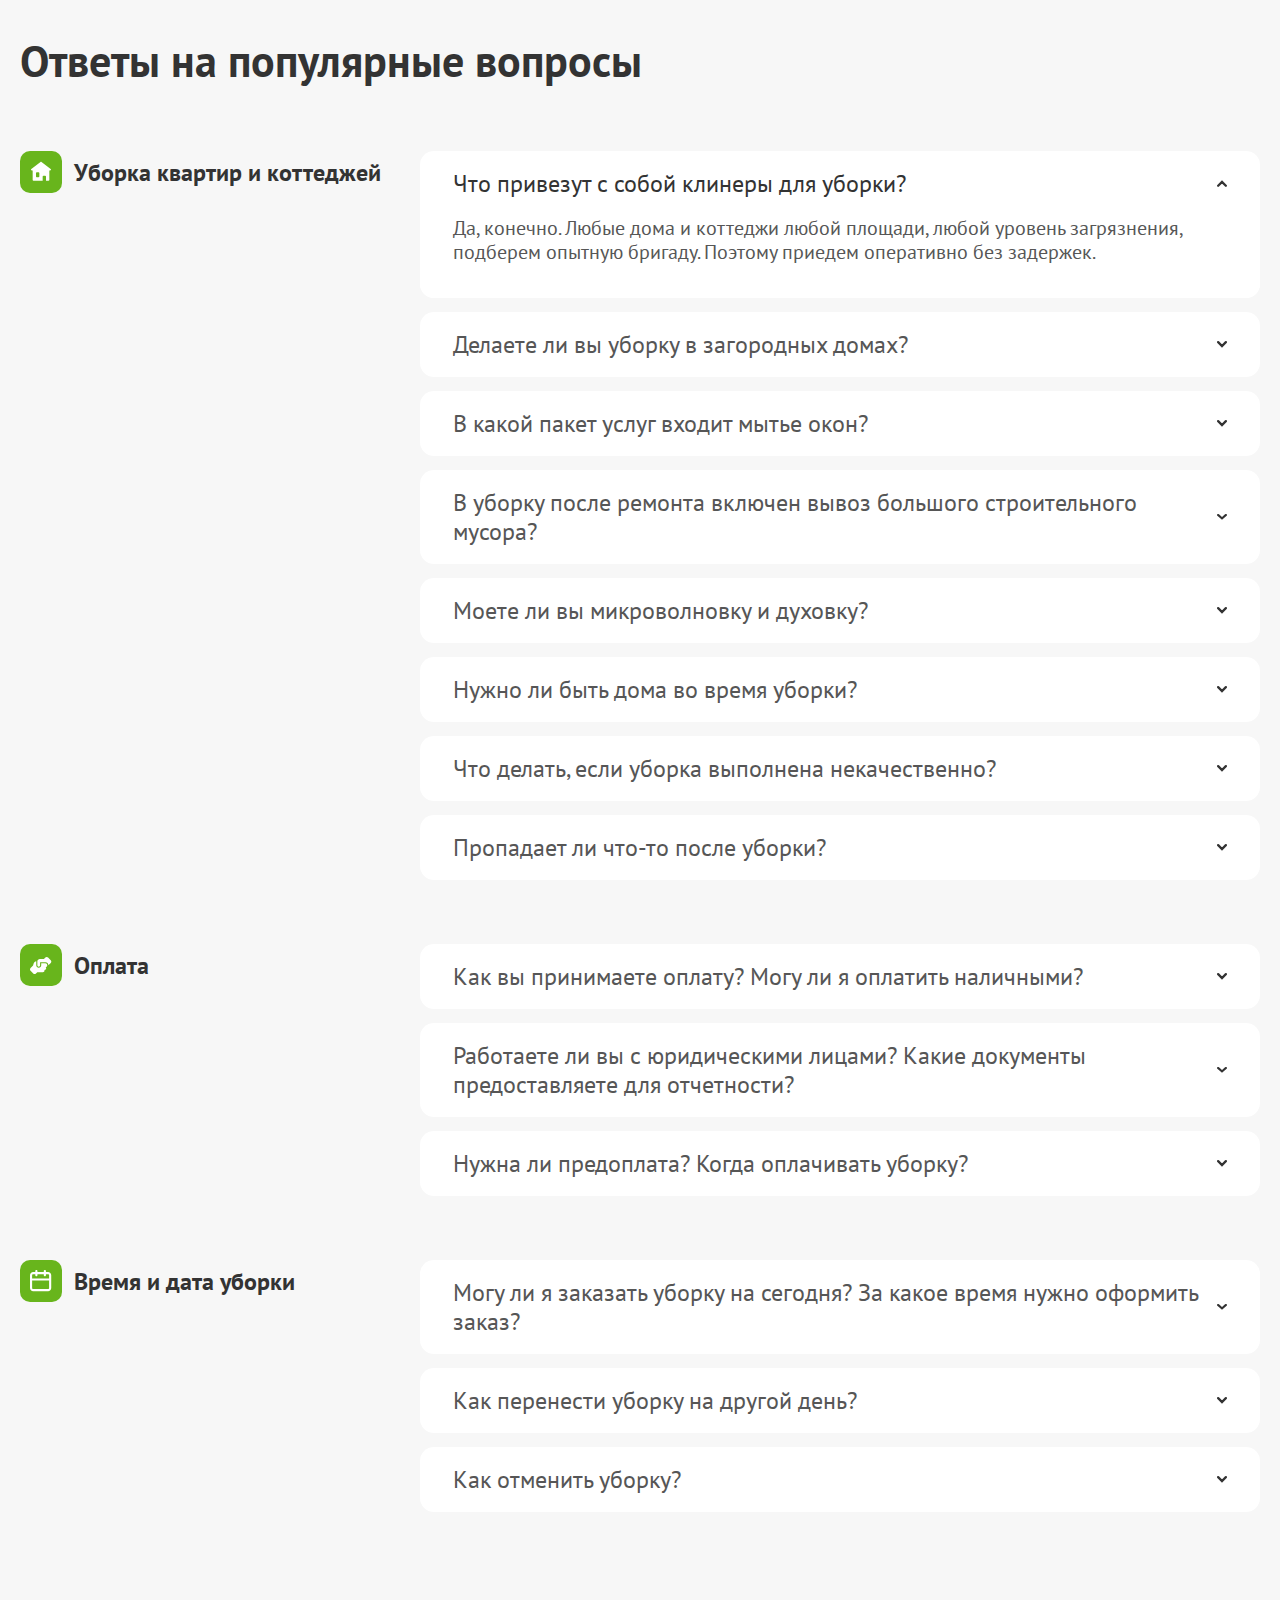
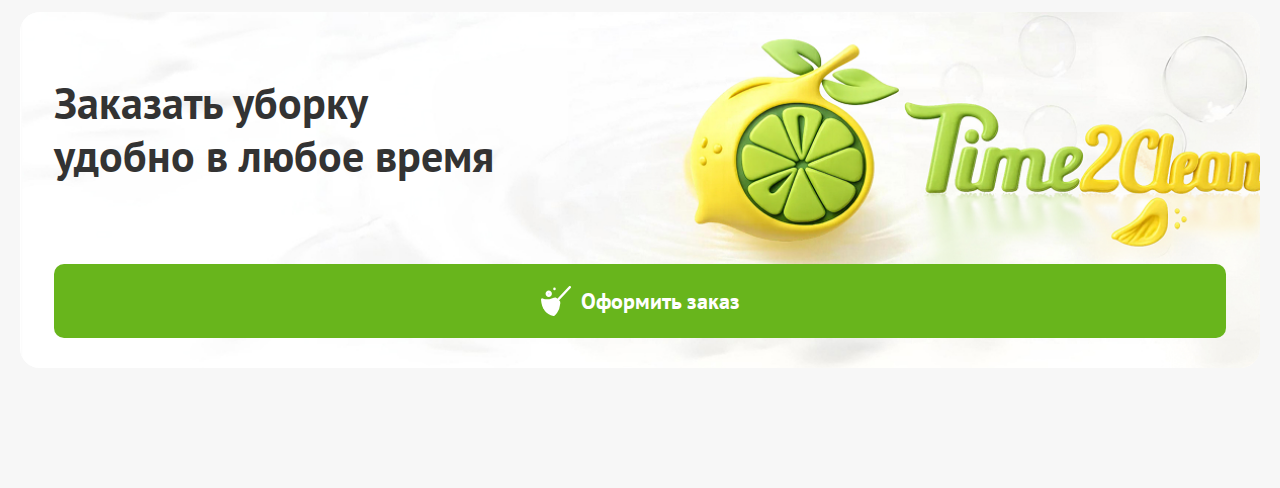
<file: frontend/pages/answers.html>
<!DOCTYPE html>
<html lang="ru">
<head>
    <meta charset="UTF-8">
    <meta name="viewport" content="width=device-width, initial-scale=1.0">
    <title>Ответы на популярные вопросы</title>
    <link rel="stylesheet" href="/frontend/css/answers.css">
    <link rel="preconnect" href="https://fonts.googleapis.com"> 
    <link rel="preconnect" href="https://fonts.gstatic.com" crossorigin>
    <link href="https://fonts.googleapis.com/css2?family=PT+Sans:wght@400;700&display=swap" rel="stylesheet">
</head>
<body>
    
    <!-- Header вставляется сюда -->

    <main class="faq-page">
        <div class="container">
            
            <h1 class="faq-page__title">
                Ответы <span class="mobile-br"><br></span>на популярные <span class="mobile-br"><br></span>вопросы
            </h1>

            <div class="faq-sections-wrapper">
                
                <!-- СЕКЦИЯ 1: Уборка квартир и коттеджей -->
                <section class="faq-section">
                    <!-- Левая часть: Заголовок категории -->
                    <div class="faq-section__header">
                        <div class="faq-icon-box">
                            <img src="/frontend/assets/icons/card-icons/home-white.svg" alt="">
                        </div>
                        <h2 class="faq-section__title">Уборка квартир и коттеджей</h2>
                    </div>

                    <!-- Правая часть: Список вопросов -->
                    <div class="faq-list">
                        
                        <!-- Вопрос 1 (Раскрыт по умолчанию для примера) -->
                        <div class="faq-item active">
                            <div class="faq-item__header">
                                <h3 class="faq-item__question">Что привезут с собой клинеры для уборки?</h3>
                                <img src="/frontend/assets/icons/arrow-down-black.svg" class="faq-item__arrow" alt="">
                            </div>
                            <div class="faq-item__content">
                                <p>Да, конечно. Любые дома и коттеджи любой площади, любой уровень загрязнения, подберем опытную бригаду. Поэтому приедем оперативно без задержек.</p>
                            </div>
                        </div>

                        <!-- Вопрос 2 -->
                        <div class="faq-item">
                            <div class="faq-item__header">
                                <h3 class="faq-item__question">Делаете ли вы уборку в загородных домах?</h3>
                                <img src="/frontend/assets/icons/arrow-down-black.svg" class="faq-item__arrow" alt="">
                            </div>
                            <div class="faq-item__content">
                                <p>Да, мы выезжаем в загородные дома в пределах Московской области.</p>
                            </div>
                        </div>

                        <!-- Вопрос 3 -->
                        <div class="faq-item">
                            <div class="faq-item__header">
                                <h3 class="faq-item__question">В какой пакет услуг входит мытье окон?</h3>
                                <img src="/frontend/assets/icons/arrow-down-black.svg" class="faq-item__arrow" alt="">
                            </div>
                            <div class="faq-item__content">
                                <p>Мытье окон входит в генеральную уборку и уборку после ремонта. Для поддерживающей уборки это доп. услуга.</p>
                            </div>
                        </div>

                        <!-- Вопрос 4 -->
                        <div class="faq-item">
                            <div class="faq-item__header">
                                <h3 class="faq-item__question">В уборку после ремонта включен вывоз большого строительного мусора?</h3>
                                <img src="/frontend/assets/icons/arrow-down-black.svg" class="faq-item__arrow" alt="">
                            </div>
                            <div class="faq-item__content">
                                <p>Нет, вывоз крупногабаритного строительного мусора оплачивается и заказывается отдельно.</p>
                            </div>
                        </div>

                        <!-- Вопрос 5 -->
                        <div class="faq-item">
                            <div class="faq-item__header">
                                <h3 class="faq-item__question">Моете ли вы микроволновку и духовку?</h3>
                                <img src="/frontend/assets/icons/arrow-down-black.svg" class="faq-item__arrow" alt="">
                            </div>
                            <div class="faq-item__content">
                                <p>Мытье бытовой техники внутри — это дополнительная опция, которую можно добавить к любому заказу.</p>
                            </div>
                        </div>

                        <!-- Вопрос 6 -->
                        <div class="faq-item">
                            <div class="faq-item__header">
                                <h3 class="faq-item__question">Нужно ли быть дома во время уборки?</h3>
                                <img src="/frontend/assets/icons/arrow-down-black.svg" class="faq-item__arrow" alt="">
                            </div>
                            <div class="faq-item__content">
                                <p>Не обязательно. Вы можете встретить клинера, показать фронт работ и уйти по своим делам, вернувшись к окончанию.</p>
                            </div>
                        </div>

                        <!-- Вопрос 7 -->
                        <div class="faq-item">
                            <div class="faq-item__header">
                                <h3 class="faq-item__question">Что делать, если уборка выполнена некачественно?</h3>
                                <img src="/frontend/assets/icons/arrow-down-black.svg" class="faq-item__arrow" alt="">
                            </div>
                            <div class="faq-item__content">
                                <p>Сразу сообщите нам. Мы оперативно вернемся и устраним все недочеты бесплатно.</p>
                            </div>
                        </div>

                        <!-- Вопрос 8 -->
                        <div class="faq-item">
                            <div class="faq-item__header">
                                <h3 class="faq-item__question">Пропадает ли что-то после уборки?</h3>
                                <img src="/frontend/assets/icons/arrow-down-black.svg" class="faq-item__arrow" alt="">
                            </div>
                            <div class="faq-item__content">
                                <p>Наши клинеры проходят строгую проверку службы безопасности. Мы гарантируем сохранность ваших вещей.</p>
                            </div>
                        </div>

                    </div>
                </section>

                <!-- СЕКЦИЯ 2: Оплата -->
                <section class="faq-section">
                    <div class="faq-section__header">
                        <div class="faq-icon-box">
                            <img src="/frontend/assets/icons/handshake-white.svg" alt=""> <!-- Предполагаемая иконка -->
                        </div>
                        <h2 class="faq-section__title">Оплата</h2>
                    </div>

                    <div class="faq-list">
                        <div class="faq-item">
                            <div class="faq-item__header">
                                <h3 class="faq-item__question">Как вы принимаете оплату? Могу ли я оплатить наличными?</h3>
                                <img src="/frontend/assets/icons/arrow-down-black.svg" class="faq-item__arrow" alt="">
                            </div>
                            <div class="faq-item__content"><p>Да, вы можете оплатить наличными, картой или по ссылке.</p></div>
                        </div>
                        <div class="faq-item">
                            <div class="faq-item__header">
                                <h3 class="faq-item__question">Работаете ли вы с юридическими лицами? Какие документы предоставляете для отчетности?</h3>
                                <img src="/frontend/assets/icons/arrow-down-black.svg" class="faq-item__arrow" alt="">
                            </div>
                            <div class="faq-item__content"><p>Да, работаем. Предоставляем полный пакет закрывающих документов (акт, счет).</p></div>
                        </div>
                        <div class="faq-item">
                            <div class="faq-item__header">
                                <h3 class="faq-item__question">Нужна ли предоплата? Когда оплачивать уборку?</h3>
                                <img src="/frontend/assets/icons/arrow-down-black.svg" class="faq-item__arrow" alt="">
                            </div>
                            <div class="faq-item__content"><p>Оплата производится строго после окончания уборки и проверки вами результата.</p></div>
                        </div>
                    </div>
                </section>

                <!-- СЕКЦИЯ 3: Время и дата уборки -->
                <section class="faq-section">
                    <div class="faq-section__header">
                        <div class="faq-icon-box">
                            <img src="/frontend/assets/icons/calendar-white.svg" alt=""> <!-- Предполагаемая иконка -->
                        </div>
                        <h2 class="faq-section__title">Время и дата уборки</h2>
                    </div>

                    <div class="faq-list">
                        <div class="faq-item">
                            <div class="faq-item__header">
                                <h3 class="faq-item__question">Могу ли я заказать уборку на сегодня? За какое время нужно оформить заказ?</h3>
                                <img src="/frontend/assets/icons/arrow-down-black.svg" class="faq-item__arrow" alt="">
                            </div>
                            <div class="faq-item__content"><p>Да, срочный выезд возможен при наличии свободных клинеров. Лучше заказывать за 1 день.</p></div>
                        </div>
                        <div class="faq-item">
                            <div class="faq-item__header">
                                <h3 class="faq-item__question">Как перенести уборку на другой день?</h3>
                                <img src="/frontend/assets/icons/arrow-down-black.svg" class="faq-item__arrow" alt="">
                            </div>
                            <div class="faq-item__content"><p>Позвоните нам или напишите в мессенджер, мы подберем новое удобное время.</p></div>
                        </div>
                        <div class="faq-item">
                            <div class="faq-item__header">
                                <h3 class="faq-item__question">Как отменить уборку?</h3>
                                <img src="/frontend/assets/icons/arrow-down-black.svg" class="faq-item__arrow" alt="">
                            </div>
                            <div class="faq-item__content"><p>Отмена бесплатна, если вы сообщите нам об этом минимум за 3 часа до начала.</p></div>
                        </div>
                    </div>
                </section>
                <!-- Секция: Заказать уборку (CTA) -->
                <section class="order-section">
                        <!-- CTA Баннер -->
                        <div class="cta-banner">
                            <img src="/frontend/assets/images/cta-bg-lemons.jpg" class="cta-bg-image" alt="">
                            
                            <h2 class="cta-title">Заказать уборку<br>удобно в любое время</h2>
                            
                            <a href="#" class="cta-btn">
                                <img src="/frontend/assets/icons/broom-white.svg" alt="">
                                <span>Оформить заказ</span>
                            </a>
                        </div>
                </section>

            </div>
        </div>
    </main>

    <!-- Footer вставляется сюда -->

    <!-- JS для аккордеона -->
    <script>
        document.querySelectorAll('.faq-item__header').forEach(header => {
            header.addEventListener('click', () => {
                const item = header.parentElement;
                
                // Закрываем другие (если нужно поведение "один открыт")
                // document.querySelectorAll('.faq-item').forEach(i => {
                //     if (i !== item) i.classList.remove('active');
                // });

                item.classList.toggle('active');
            });
        });
    </script>

</body>
</html>
</file>
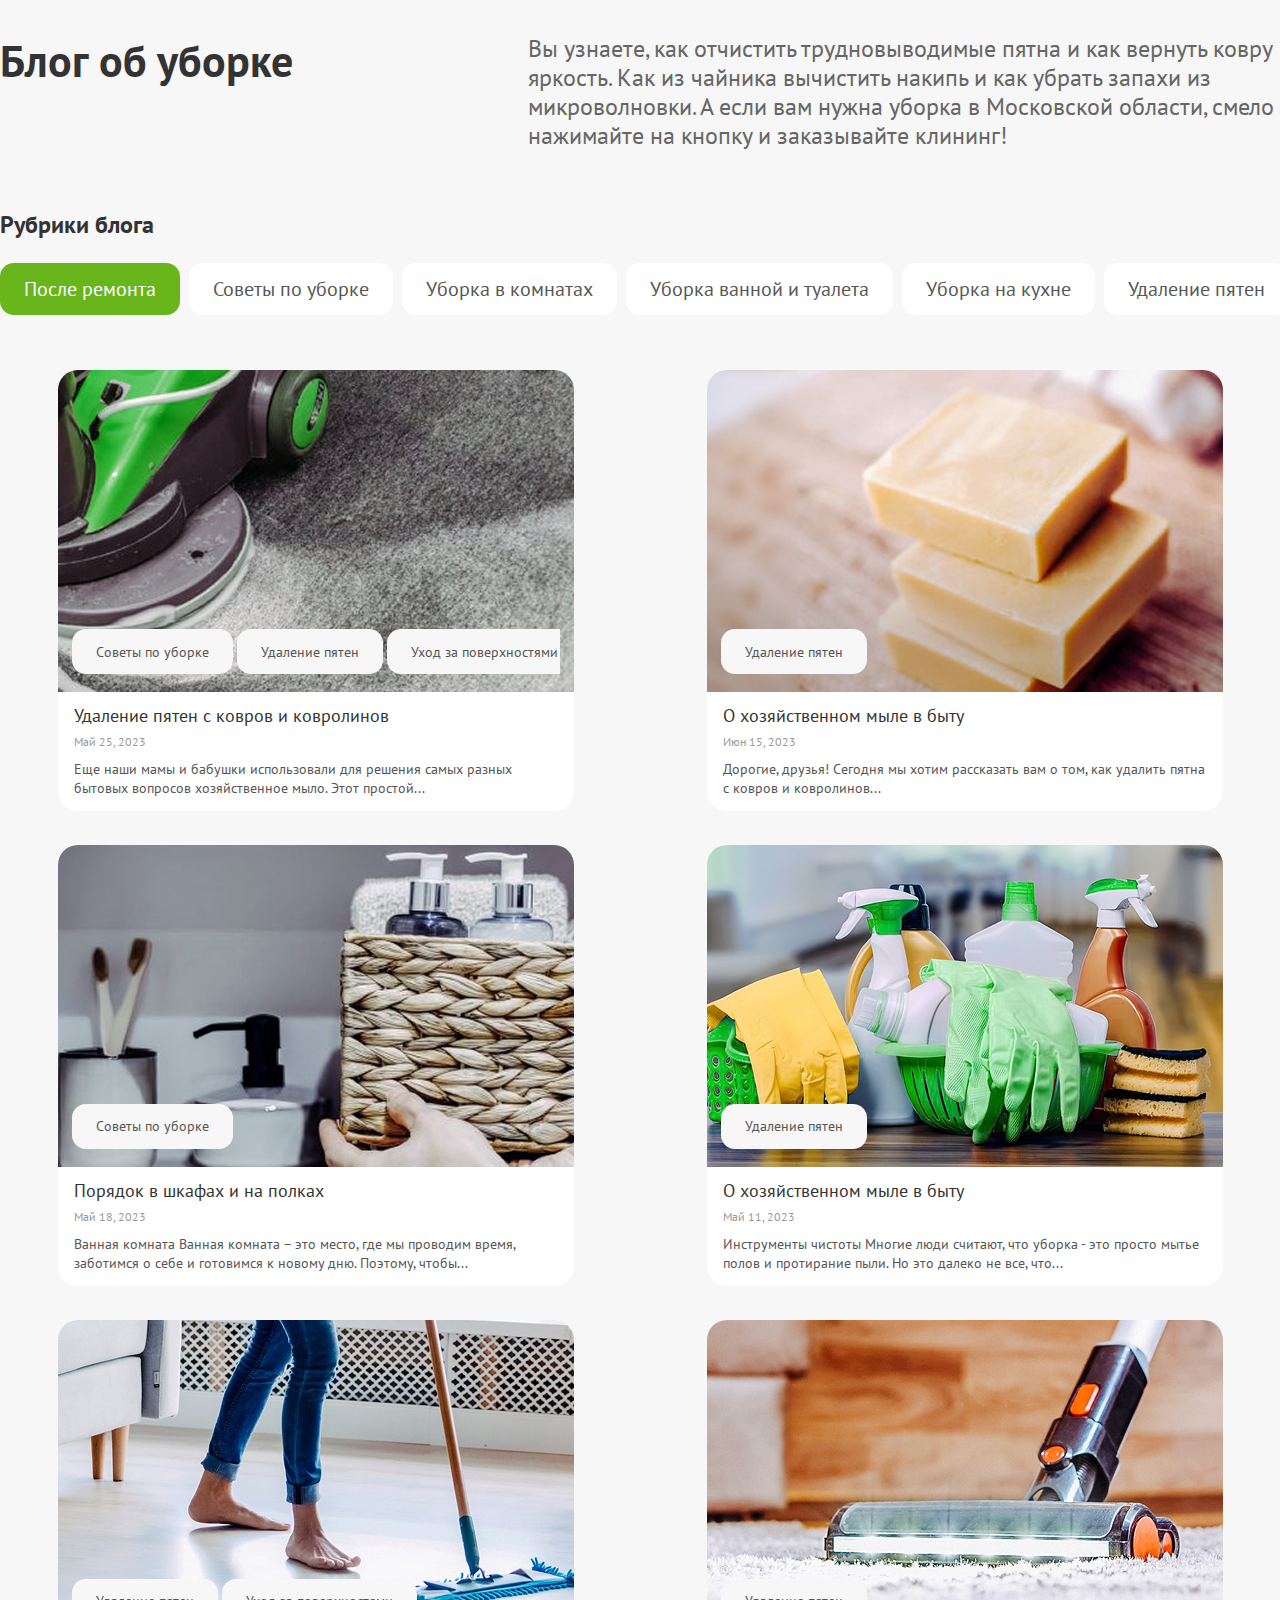
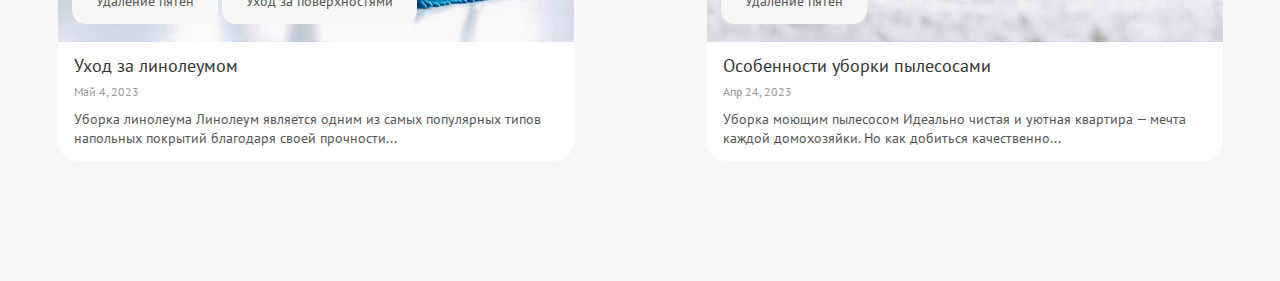
<file: frontend/pages/blog.html>
<!DOCTYPE html>
<html lang="ru">
<head>
    <meta charset="UTF-8">
    <meta name="viewport" content="width=device-width, initial-scale=1.0">
    <title>Блог об уборке — Time2Clean</title>
    <link rel="stylesheet" href="/frontend/css/blog.css">
    <link rel="preconnect" href="https://fonts.googleapis.com">
    <link rel="preconnect" href="https://fonts.gstatic.com" crossorigin>
    <link href="https://fonts.googleapis.com/css2?family=PT+Sans:wght@400;700&display=swap" rel="stylesheet">
    <script src="/frontend/js/blog.js" defer></script>
</head>
<body>

    <main class="blog-page">
        <div class="container">
            
            <!-- Секция 1: Заголовок и описание -->
            <header class="blog-intro">
                <h1 class="blog-intro__title">Блог об уборке</h1>
                <p class="blog-intro__desc">
                    Вы узнаете, как отчистить трудновыводимые пятна и как вернуть ковру яркость. Как из чайника вычистить накипь и как убрать запахи из микроволновки. А если вам нужна уборка в Московской области, смело нажимайте на кнопку и заказывайте клининг!
                </p>
            </header>

            <!-- Секция 2: Рубрикатор (скролл) -->
            <section class="blog-categories">
                <h2 class="blog-categories__title">Рубрики блога</h2>
                
                <div class="categories-scroll-wrapper">
                    <div class="categories-track">
                        <!-- Активная рубрика (пример) -->
                        <button class="category-pill active">После ремонта</button>
                        <button class="category-pill">Советы по уборке</button>
                        <button class="category-pill">Уборка в комнатах</button>
                        <button class="category-pill">Уборка ванной и туалета</button>
                        <button class="category-pill">Уборка на кухне</button>
                        <button class="category-pill">Удаление пятен</button>
                        <button class="category-pill">Уход за поверхностями</button>
                    </div>
                </div>
            </section>

            <!-- Секция 3: Сетка статей -->
            <div class="blog-grid">
                
                <!-- Карточка статьи 1 -->
                <article class="blog-card">
                    <div class="blog-card__image-box">
                        <img src="/frontend/assets/images/blog/post-1.jpg" alt="Уборка ковра">
                        
                        <!-- Теги внутри картинки (скролл) -->
                        <div class="card-tags-scroll">
                            <span class="card-tag">Советы по уборке</span>
                            <span class="card-tag">Удаление пятен</span>
                            <span class="card-tag">Уход за поверхностями</span>
                        </div>
                    </div>
                    
                    <div class="blog-card__content">
                        <div class="blog-card__meta">
                            <h3 class="blog-card__title">Удаление пятен с ковров и ковролинов</h3>
                            <time class="blog-card__date">Май 25, 2023</time>
                        </div>
                        <p class="blog-card__excerpt">
                            Еще наши мамы и бабушки использовали для решения самых разных бытовых вопросов хозяйственное мыло. Этот простой...
                        </p>
                    </div>
                </article>

                <!-- Карточка статьи 2 -->
                <article class="blog-card">
                    <div class="blog-card__image-box">
                        <img src="/frontend/assets/images/blog/post-2.jpg" alt="Мыло">
                        <div class="card-tags-scroll">
                            <span class="card-tag">Удаление пятен</span>
                        </div>
                    </div>
                    <div class="blog-card__content">
                        <div class="blog-card__meta">
                            <h3 class="blog-card__title">О хозяйственном мыле в быту</h3>
                            <time class="blog-card__date">Июн 15, 2023</time>
                        </div>
                        <p class="blog-card__excerpt">
                            Дорогие, друзья! Сегодня мы хотим рассказать вам о том, как удалить пятна с ковров и ковролинов...
                        </p>
                    </div>
                </article>

                <!-- Карточка статьи 3 -->
                <article class="blog-card">
                    <div class="blog-card__image-box">
                        <img src="/frontend/assets/images/blog/post-3.jpg" alt="Порядок">
                        <div class="card-tags-scroll">
                            <span class="card-tag">Советы по уборке</span>
                        </div>
                    </div>
                    <div class="blog-card__content">
                        <div class="blog-card__meta">
                            <h3 class="blog-card__title">Порядок в шкафах и на полках</h3>
                            <time class="blog-card__date">Май 18, 2023</time>
                        </div>
                        <p class="blog-card__excerpt">
                            Ванная комната Ванная комната – это место, где мы проводим время, заботимся о себе и готовимся к новому дню. Поэтому, чтобы...
                        </p>
                    </div>
                </article>

                <!-- Карточка статьи 4 -->
                <article class="blog-card">
                    <div class="blog-card__image-box">
                        <img src="/frontend/assets/images/blog/post-4.jpg" alt="Мыло">
                        <div class="card-tags-scroll">
                            <span class="card-tag">Удаление пятен</span>
                        </div>
                    </div>
                    <div class="blog-card__content">
                        <div class="blog-card__meta">
                            <h3 class="blog-card__title">О хозяйственном мыле в быту</h3>
                            <time class="blog-card__date">Май 11, 2023</time>
                        </div>
                        <p class="blog-card__excerpt">
                            Инструменты чистоты Многие люди считают, что уборка - это просто мытье полов и протирание пыли. Но это далеко не все, что...
                        </p>
                    </div>
                </article>

                <!-- Карточка статьи 5 -->
                <article class="blog-card">
                    <div class="blog-card__image-box">
                        <img src="/frontend/assets/images/blog/post-5.jpg" alt="Линолеум">
                        <div class="card-tags-scroll">
                            <span class="card-tag">Удаление пятен</span>
                            <span class="card-tag">Уход за поверхностями</span>
                        </div>
                    </div>
                    <div class="blog-card__content">
                        <div class="blog-card__meta">
                            <h3 class="blog-card__title">Уход за линолеумом</h3>
                            <time class="blog-card__date">Май 4, 2023</time>
                        </div>
                        <p class="blog-card__excerpt">
                            Уборка линолеума Линолеум является одним из самых популярных типов напольных покрытий благодаря своей прочности...
                        </p>
                    </div>
                </article>

                <!-- Карточка статьи 6 -->
                <article class="blog-card">
                    <div class="blog-card__image-box">
                        <img src="/frontend/assets/images/blog/post-6.jpg" alt="Пылесос">
                        <div class="card-tags-scroll">
                            <span class="card-tag">Удаление пятен</span>
                        </div>
                    </div>
                    <div class="blog-card__content">
                        <div class="blog-card__meta">
                            <h3 class="blog-card__title">Особенности уборки пылесосами</h3>
                            <time class="blog-card__date">Апр 24, 2023</time>
                        </div>
                        <p class="blog-card__excerpt">
                            Уборка моющим пылесосом Идеально чистая и уютная квартира — мечта каждой домохозяйки. Но как добиться качественно...
                        </p>
                    </div>
                </article>

            </div>

        </div>
    </main>

</body>
</html>
</file>
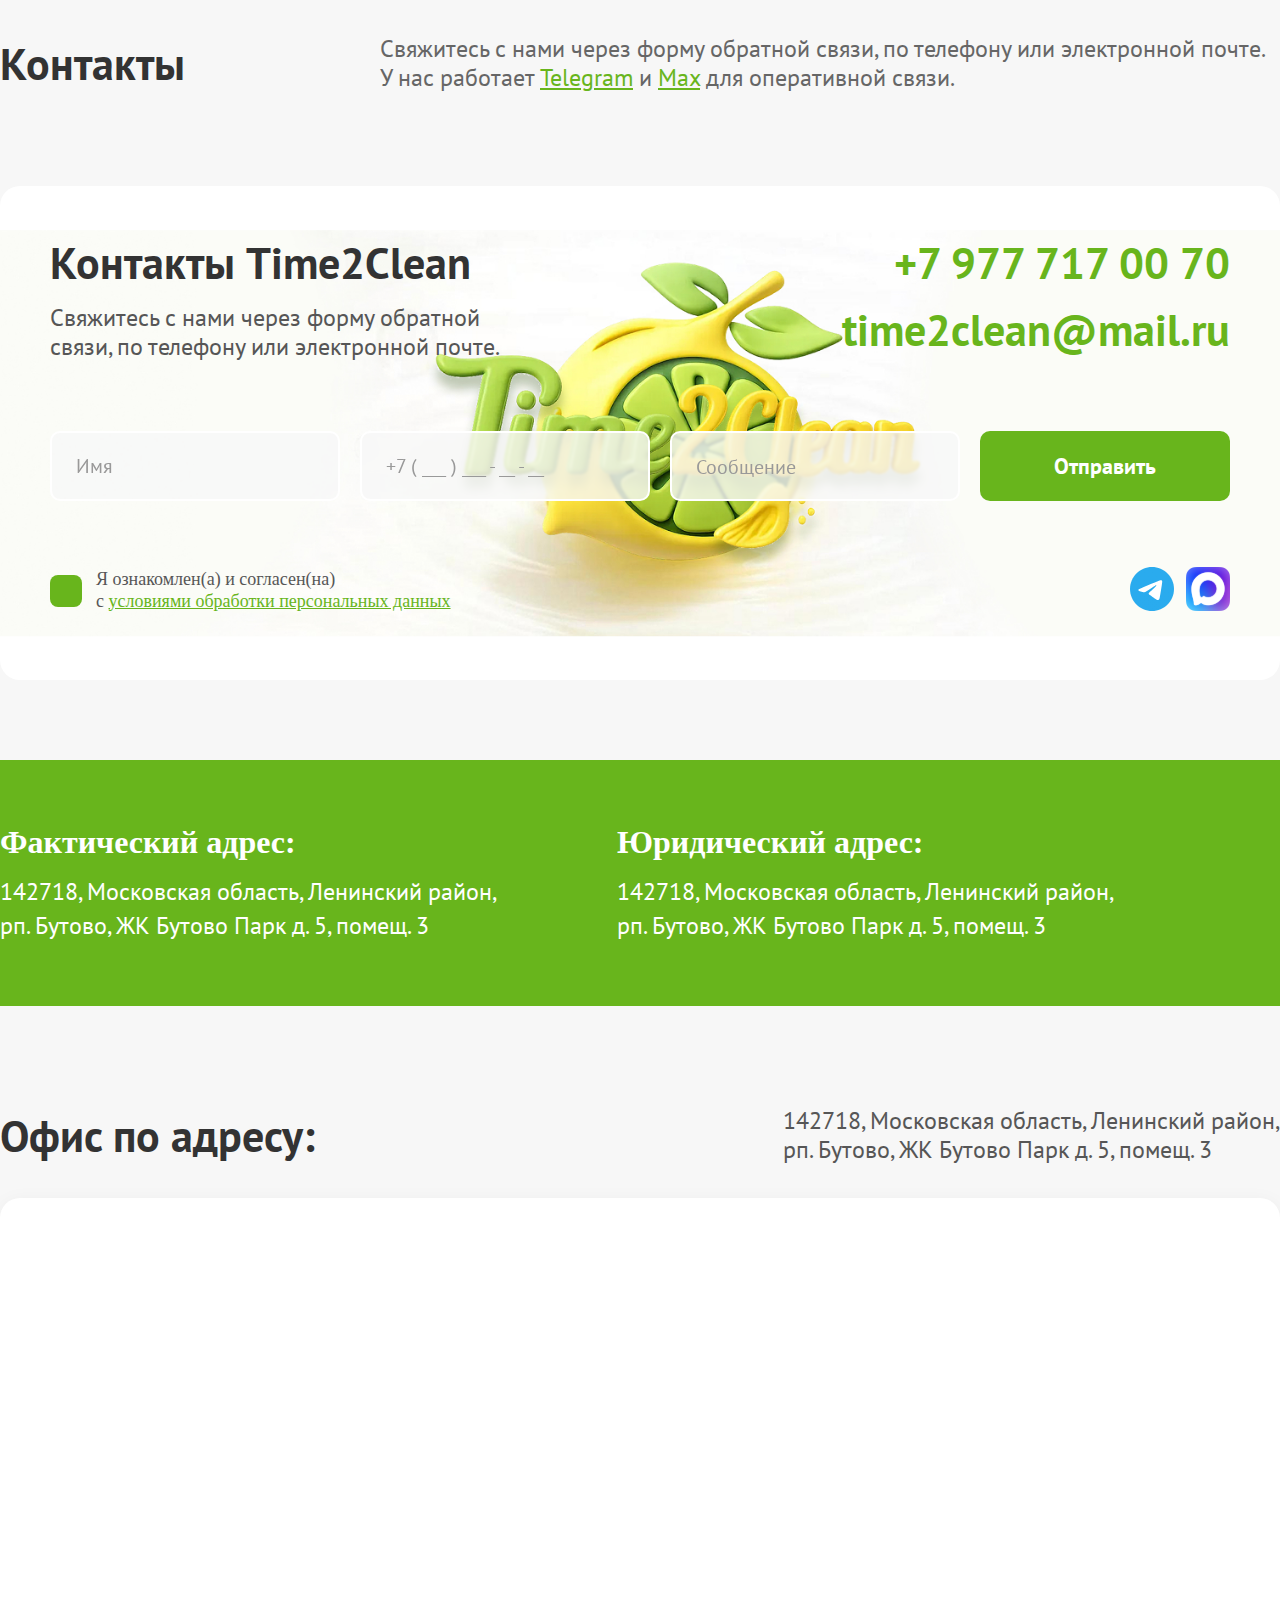
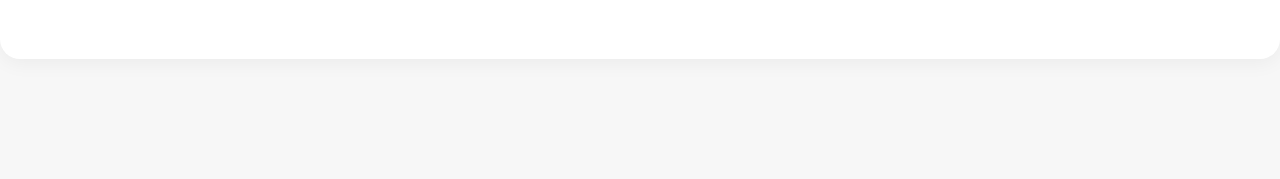
<file: frontend/pages/contacts.html>
<!DOCTYPE html>
<html lang="ru">
<head>
    <meta charset="UTF-8">
    <meta name="viewport" content="width=device-width, initial-scale=1.0">
    <title>О компании Time2Clean</title>
    <!-- Подключите ваш основной файл стилей -->
    <link rel="stylesheet" href="/frontend/css/contacts.css"> 
    <link rel="preconnect" href="https://fonts.googleapis.com">
    <link rel="preconnect" href="https://fonts.gstatic.com" crossorigin>
    <link href="https://fonts.googleapis.com/css2?family=PT+Sans:wght@400;700&display=swap" rel="stylesheet">
</head>
<body>
    <main class="contacts-page">
        
        <!-- БЛОК 1: Верхний заголовок -->
        <section class="contacts-intro">
            <div class="contacts-wrapper">
                <h1 class="intro-title">Контакты</h1>
                <p class="intro-description">
                    Свяжитесь с нами через форму обратной связи, по телефону или электронной почте.
                    У нас работает <a href="#">Telegram</a> и <a href="#">Max</a> для оперативной связи.
                </p>
            </div>
        </section>

        <!-- БЛОК 2: Форма обратной связи -->
        <section class="form-section">
            <div class="contacts-wrapper form-wrapper">
                <!-- Фоновый 3D логотип -->
                <img src="/frontend/assets/images/logo-3d-bg.jpg" alt="" class="form-bg-logo">
                
                <!-- Контент поверх логотипа -->
                <div class="form-content">
                    <!-- Верхний ряд: Заголовки и контакты -->
                    <div class="form-header">
                        <div class="form-header__left">
                            <h2 class="form-title">Контакты Time2Clean</h2>
                            <p class="form-subtitle">Свяжитесь с нами через форму обратной связи, по телефону или электронной почте.</p>
                        </div>
                        <div class="form-header__right">
                            <a href="tel:+79777170070" class="contact-link">+7 977 717 00 70</a>
                            <a href="mailto:time2clean@mail.ru" class="contact-link">time2clean@mail.ru</a>
                        </div>
                    </div>

                    <!-- Форма -->
                    <form class="feedback-form">
                        <input type="text" name="name" class="form-input" placeholder="Имя">
                        <input type="tel" name="phone" class="form-input" placeholder="+7 ( ___ ) ___ - __ - __">
                        <textarea name="message" class="form-input form-textarea" placeholder="Сообщение"></textarea>
                        <button type="submit" class="form-submit-btn">Отправить</button>
                    </form>

                    <!-- Нижний ряд: Политика и соцсети -->
                    <div class="form-footer">
                        <div class="policy-agreement">
                            <input type="checkbox" id="policy-check" class="policy-checkbox-hidden">
                            <label for="policy-check" class="policy-checkbox-label">
                                <img src="/frontend/assets/icons/check-white-agreement.svg" alt="галочка">
                            </label>
                            <p class="policy-text">
                                Я ознакомлен(а) и согласен(на)<br>
                                с <a href="#">условиями обработки персональных данных</a>
                            </p>
                        </div>
                        <div class="form-socials">
                            <a href="#" class="social-icon"><img src="/frontend/assets/icons/telegram.svg" alt="Telegram"></a>
                            <a href="#" class="social-icon"><img src="/frontend/assets/icons/max.svg" alt="Max"></a>
                        </div>
                    </div>
                </div>
            </div>
        </section>

        <!-- БЛОК 3: Адреса -->
        <section class="address-section">
            <div class="contacts-wrapper address-wrapper">
                <div class="address-block">
                    <h3 class="address-title">Фактический адрес:</h3>
                    <p class="address-text">
                        142718, Московская область, Ленинский район,<br>
                        рп. Бутово, ЖК Бутово Парк д. 5, помещ. 3
                    </p>
                </div>
                <div class="address-block">
                    <h3 class="address-title">Юридический адрес:</h3>
                    <p class="address-text">
                        142718, Московская область, Ленинский район,<br>
                        рп. Бутово, ЖК Бутово Парк д. 5, помещ. 3
                    </p>
                </div>
            </div>
        </section>

        <!-- БЛОК 3: Карта и адрес -->
        <section class="map-section">
            <div class="contacts-wrapper">
                
                <!-- Заголовок и Адрес текстом -->
                <div class="map-header">
                    <h2 class="map-title">Офис по адресу:</h2>
                    <p class="map-address-text">
                        142718, Московская область, Ленинский район,<br>
                        рп. Бутово, ЖК Бутово Парк д. 5, помещ. 3
                    </p>
                </div>

                <!-- Контейнер для карты -->
                <div class="map-container">
                    <!-- 
                    Этот код создан через Конструктор Яндекс.Карт.
                    Он ставит метку точно на д.5
                    -->
                    <script type="text/javascript" charset="utf-8" async src="https://api-maps.yandex.ru/services/constructor/1.0/js/?um=constructor%3A37f772c26244c7e5811c488bf99adb48f71f5aa0be876c4475d71ef2879b2519&amp;width=100%&amp;height=461&amp;lang=ru_RU&amp;scroll=true"></script>
                </div>

            </div>
        </section>

    </main>
</body>
</html>
</file>
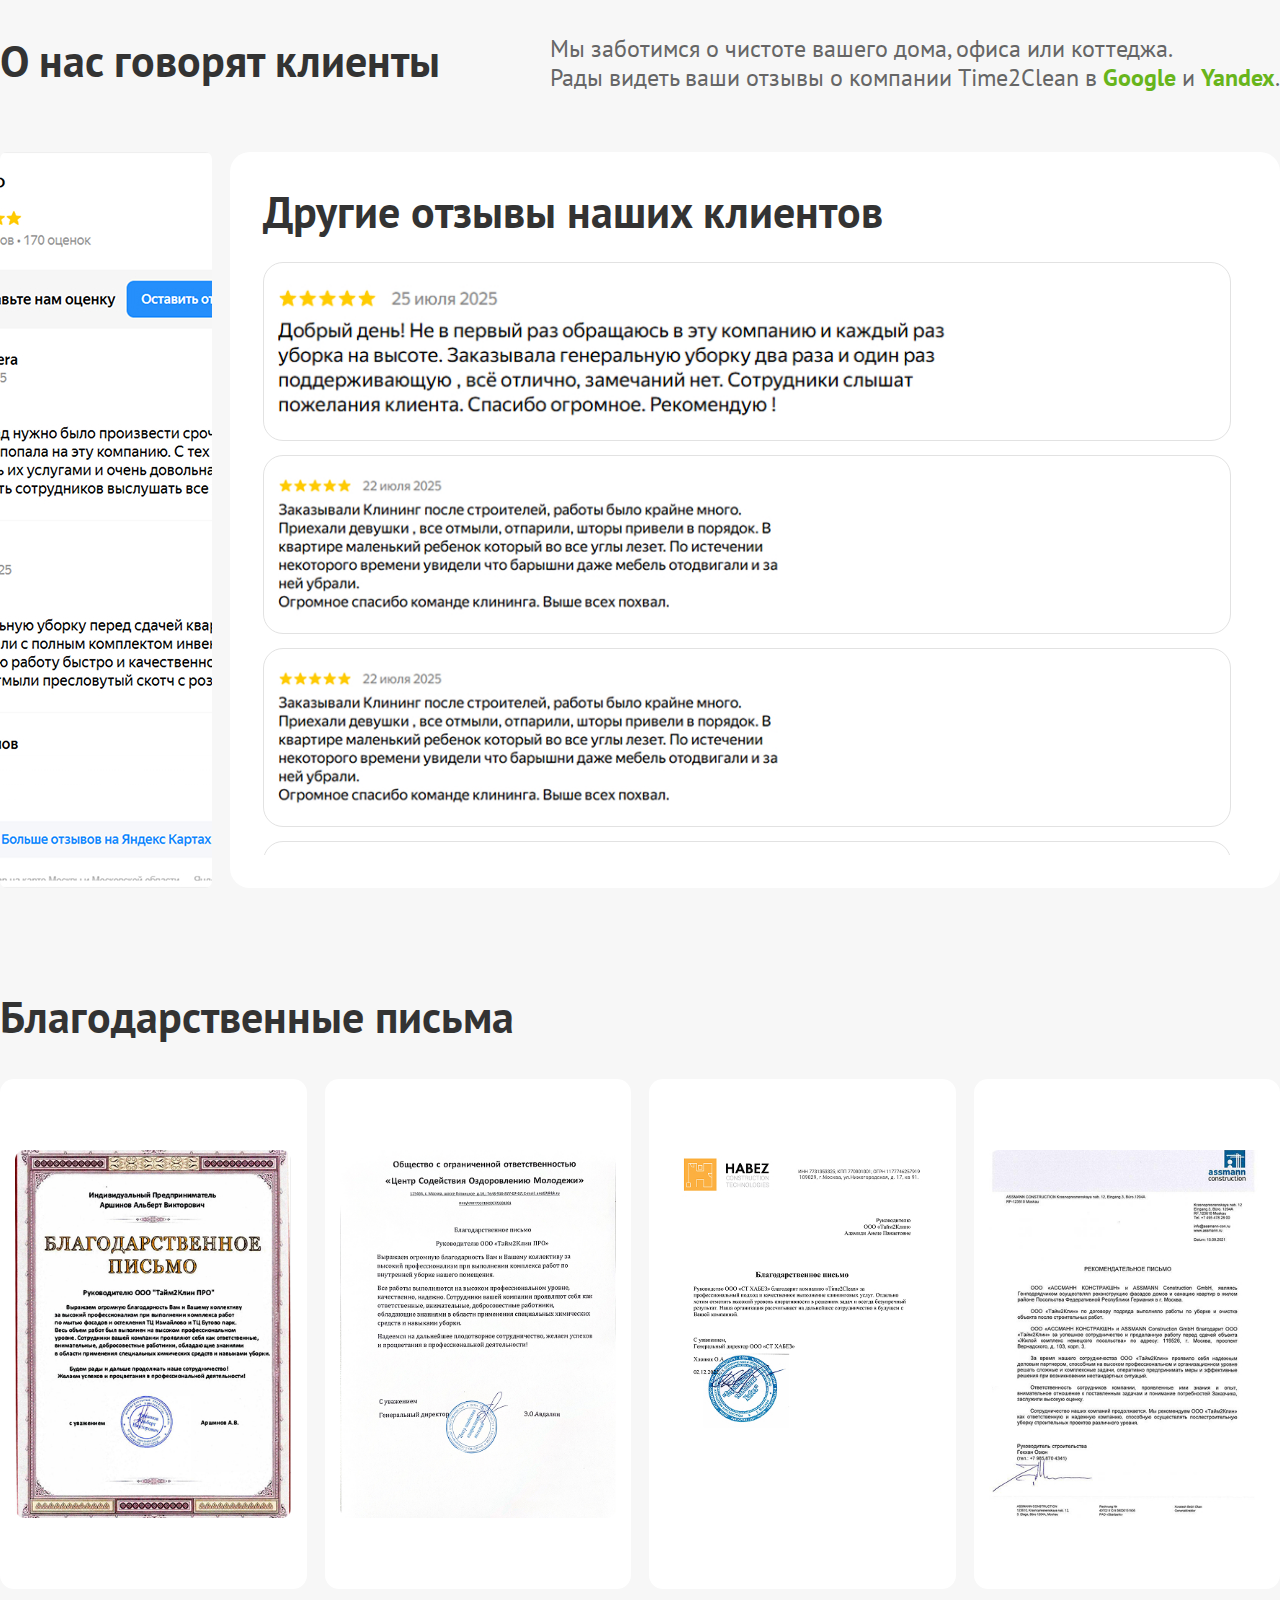
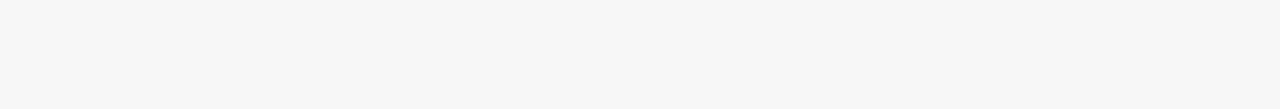
<file: frontend/pages/reviews.html>
<!DOCTYPE html>
<html lang="ru">
<head>
    <meta charset="UTF-8">
    <meta name="viewport" content="width=device-width, initial-scale=1.0">
    <title>Отзывы — Time2Clean</title>
    <link rel="stylesheet" href="/frontend/css/reviews.css">
    <link rel="preconnect" href="https://fonts.googleapis.com">
    <link rel="preconnect" href="https://fonts.gstatic.com" crossorigin>
    <link href="https://fonts.googleapis.com/css2?family=PT+Sans:wght@400;700&display=swap" rel="stylesheet">
</head>
<body>

    <main class="reviews-page">
        <div class="container">
            
            <!-- Секция 1: Заголовок и описание -->
            <header class="reviews-intro">
                <h1 class="reviews-intro__title">О нас говорят клиенты</h1>
                <div class="reviews-intro__mission">
                    <p>Мы заботимся о чистоте вашего дома, офиса или коттеджа.</p>
                    <p>Рады видеть ваши отзывы о компании Time2Clean в <a href="#" class="link-green">Google</a> и <a href="#" class="link-green">Yandex</a>.</p>
                </div>
            </header>

            <!-- Секция 2: Виджеты и Скролл отзывов -->
            <section class="reviews-main-grid">
                <!-- Левая часть: Статичный виджет Яндекса (скриншот) -->
                <div class="reviews-widget-box">
                    <img src="/frontend/assets/images/Reviews-and-letters/yandex-widget.jpg" alt="Рейтинг на Яндекс Картах">
                </div>

                <!-- Правая часть: Длинная картинка со скроллом -->
                <!-- Правая колонка: Заголовок + Скролл с карточками -->
                <!-- Правая колонка: Единый белый блок с заголовком и скроллом внутри -->
                <div class="reviews-right-col">
                    <!-- Заголовок теперь внутри белого блока -->
                    <h2 class="other-reviews-title">Другие отзывы наших клиентов</h2>
                    
                    <div class="reviews-scroll-container">
                        <!-- Вложенные блоки отзывов (Frame 328) -->
                        <div class="review-item">
                            <img src="/frontend/assets/images/Reviews-and-letters/review-card-1.jpg" alt="Отзыв">
                        </div>
                        <div class="review-item">
                            <img src="/frontend/assets/images/Reviews-and-letters/review-card-2.jpg" alt="Отзыв">
                        </div>
                        <div class="review-item">
                            <img src="/frontend/assets/images/Reviews-and-letters/review-card-3.jpg" alt="Отзыв">
                        </div>
                        <div class="review-item">
                            <img src="/frontend/assets/images/Reviews-and-letters/review-card-4.jpg" alt="Отзыв">
                        </div>
                    </div>
                </div>
            </section>

            <!-- Секция 3: Благодарственные письма -->
            <section class="letters-section">
                <h2 class="letters-title">Благодарственные письма</h2>
                
                <div class="letters-grid">
                    <div class="letter-item">
                        <img src="/frontend/assets/images/Reviews-and-letters/letter-1.jpg" alt="Благодарственное письмо">
                    </div>
                    <div class="letter-item">
                        <img src="/frontend/assets/images/Reviews-and-letters/letter-2.jpg" alt="Благодарственное письмо">
                    </div>
                    <div class="letter-item">
                        <img src="/frontend/assets/images/Reviews-and-letters/letter-3.jpg" alt="Благодарственное письмо">
                    </div>
                    <div class="letter-item">
                        <img src="/frontend/assets/images/Reviews-and-letters/letter-4.jpg" alt="Благодарственное письмо">
                    </div>
                </div>
            </section>

        </div>
    </main>

</body>
</html>
</file>
<file: frontend/css/cta-banner.css>
/* ==========================================================================
   Стили для блока CTA (Заказать уборку)
   ========================================================================== */

body {
    margin: 0;
    padding: 0;
}

/* Общая обертка секции */
.order-section {
    background-color: #F7F7F7; /* Задний фон серый */
    width: 100%;
    /* Отступ сверху (небольшой, чтобы отделить от контента выше) */
    padding-top: 0px; 
    /* Отступ снизу 120px по требованию */
    padding-bottom: 120px; 
    
    font-family: 'PT Sans', sans-serif;
    box-sizing: border-box;
}

/* Ограничитель ширины контента (вместо общего .container) */
.cta-container {
    max-width: 1584px; /* Фиксированная максимальная ширина */
    width: 100%;
    margin: 0 auto;    /* Центрирование на странице */
    padding: 0 0px;   /* Безопасные отступы по бокам для маленьких экранов */
    box-sizing: border-box;
}

/* Сам баннер (белая плашка) */
.cta-banner {
    position: relative;
    width: 100%;
    height: 356px;
    border-radius: 20px;
    overflow: hidden;
    background: #FFFFFF;
}

/* Фоновая картинка внутри баннера */
.cta-bg-image {
    position: absolute;
    top: 0;
    left: 0;
    width: 100%;
    height: 100%;
    object-fit: cover;
    z-index: 1;
}

/* Заголовок */
.cta-title {
    position: relative;
    z-index: 2;
    font-size: 44px;
    font-weight: 700;
    line-height: 53px;
    color: #333333;
    
    margin: 0;
    margin-top: 64px;
    margin-left: 34px;
    max-width: 483px;
}

/* Кнопка */
.cta-btn {
    position: absolute;
    z-index: 2;
    bottom: 30px;
    /* Центрирование по горизонтали */
    left: 50%;
    transform: translateX(-50%);
    
    /* Ширина кнопки на десктопе (100% минус боковые отступы) */
    width: calc(100% - 68px); 
    max-width: 1516px; /* Ограничение, чтобы не была шире контента */
    height: 74px;
    
    background: #68B51C;
    border-radius: 10px;
    
    display: flex;
    justify-content: center;
    align-items: center;
    gap: 10px;
    
    text-decoration: none;
    transition: background 0.3s ease;
}

.cta-btn:hover {
    background: #5aa016;
}

.cta-btn img {
    width: 30px;
    height: 30px;
}

.cta-btn span {
    font-size: 22px;
    font-weight: 700;
    color: #FFFFFF;
    line-height: 26px;
}

/* ==========================================================================
   Адаптивность (Mobile)
   ========================================================================== */

@media (max-width: 768px) {
    
    .order-section {
        padding-top: 20px;
        /* На мобильных обычно отступ снизу меньше, но если нужно строго 120px везде, оставьте 120px */
        padding-bottom: 60px; 
    }

    .cta-container {
        padding: 0 20px;
    }

    .cta-banner {
        height: 251px; /* Уменьшенная высота */
        border-radius: 14px;
    }

    .cta-bg-image {
        /* Смещаем картинку, чтобы было видно лимоны справа */
        object-position: 50% right;
    }

    .cta-title {
        font-size: 16px;
        line-height: 1.2;
        max-width: none;
        
        margin-top: 75px;
        margin-left: 20px;
        margin-right: 20px;
    }

    .cta-btn {
        /* Растягиваем кнопку с отступами 20px */
        left: 20px;
        right: 20px;
        bottom: 20px;
        width: auto;
        transform: none; /* Убираем центрирование, так как используем left/right */
        
        height: 62px;
    }

    .cta-btn img {
        width: 22px;
        height: 22px;
    }

    .cta-btn span {
        font-size: 16px;
    }
}
</file>
<file: frontend/css/dimensions-block.css>
/* ==========================================================================
   Стили для Секции "Размеры"
   ========================================================================== */

body{

    margin: 0;
    padding: 0;
}

/* Сброс box-sizing для изоляции компонента */
.dimensions-section * {
    box-sizing: border-box;
}

.dimensions-section {
    width: 100%;
    background-color: #F7F7F7; 
    padding-top: 0; 
    padding-bottom: 140px; 
    font-family: 'PT Sans', sans-serif; 
}

/* Контейнер 1584px */
.dimensions-container {
    max-width: 1584px;
    width: 100%;
    margin: 0 auto;
    
    display: flex;
    /* ИСПРАВЛЕНО: space-between автоматически создаст отступ в 9px, 
       так как (305 + 1270) = 1575px, а контейнер 1584px. */
    justify-content: space-between; 
    align-items: flex-start; 
}

/* --- Левая колонка (Текст) --- */
.dimensions-content {
    /* Фиксированная ширина текста */
    width: 305px;
    /* Запрещаем тексту сжиматься */
    flex-shrink: 0; 
    margin-top: 0; 
}

.dimensions-title {
    font-size: 44px;
    font-weight: 700;
    line-height: 53px;
    color: #333333;
    /* Отступ снизу */
    margin: 0 0 24px 0; 
}

.dimensions-description {
    font-size: 20px;
    font-weight: 400;
    line-height: 24px;
    color: #565656;
    margin: 0;
}

/* --- Правая колонка (Изображение) --- */
.dimensions-image-wrapper {
    /* ИСПРАВЛЕНО: Жесткая ширина */
    width: 1270px;
    /* ИСПРАВЛЕНО: Запрет на сжатие, чтобы Flexbox не уменьшал её */
    min-width: 1270px; 
    flex-shrink: 0;

    height: 800px;
    border-radius: 0px; 
    overflow: hidden;
}

.dimensions-img {
    width: 100%;
    height: 100%;
    object-fit: cover; 
    display: block;
}

/* ==========================================================================
   Адаптивность
   ========================================================================== */

/* 1. Как только экран становится меньше контента (1584px + отступы скролла) */
@media (max-width: 1620px) {
    .dimensions-container {
        /* Переключаемся на вертикальный режим, так как 1584px не влезают в экран */
        flex-direction: column;
        align-items: center; /* Центрируем контент */
        padding: 0 20px;     /* Безопасные отступы по бокам */
        gap: 40px;           /* Отступ между текстом и фото */
    }

    .dimensions-content {
        width: 100%;
        max-width: 1270px; /* Чтобы текст не разлетался слишком широко над фото */
        text-align: left;
    }

    .dimensions-image-wrapper {
        /* Сбрасываем жесткие размеры для адаптива */
        width: 100%;
        min-width: 0; /* Разрешаем сжиматься */
        max-width: 1270px;
        
        height: auto; 
        aspect-ratio: 1270 / 800; /* Сохраняем пропорции */
    }
}

/* 2. Мобильные устройства */
@media (max-width: 768px) {
    .dimensions-section {
        padding-bottom: 60px; 
    }

    .dimensions-title {
        font-size: 32px;
        line-height: 1.2;
        margin-bottom: 16px;
    }

    .dimensions-description {
        font-size: 16px;
        line-height: 1.4;
    }
    
    .dimensions-image-wrapper {
        /* На мобильных можно чуть изменить пропорции или высоту, если нужно */
        aspect-ratio: auto;
        height: 300px; 
    }
}
</file>
<file: frontend/css/header.css>
/* Сброс стилей */
* {
    box-sizing: border-box;
    margin: 0;
    padding: 0;
}

body {
    font-family: 'PT Sans', sans-serif;
    background-color: #f5f5f5;
}

ul {
    list-style: none;
}

a {
    text-decoration: none;
    color: inherit;
}

button {
    border: none;
    background: none;
    cursor: pointer;
}

/* Переменные цветов */
:root {
    --color-dark: #333333;
    --color-gray: #565656;
    --color-green: #68B51C;
    --color-bg-dark: #2C2C2C;
    --color-bg-white: #FFFFFF;
}

.container {
    max-width: 1584px;
    width: 100%;
    margin: 0 auto;
    padding: 0 30px;
}

.header {
    width: 100%;
    background: var(--color-bg-white);
    position: relative;
    z-index: 100; /* Хедер поверх всего */
}

/* --- Верхняя полоса --- */
.header__top-bar {
    background-color: var(--color-bg-dark);
    height: 24px;
    display: flex;
    align-items: center;
    justify-content: center;
    border: none; /* Убрали синюю полосу */
}

.header__top-content {
    display: flex;
    align-items: center;
    gap: 8px;
    line-height: 1;
}

.header__top-text {
    font-size: 10px;
    color: #FFFFFF;
    text-transform: uppercase;
    letter-spacing: 0.5px;
}

.header__top-icon {
    height: 9px;
    width: auto;
    display: block;
    margin-top: 1px;
}

/* --- Основная часть --- */
.header__main {
    padding: 10px 0;
    border-bottom: 1px solid #eee;
    background: #fff;
    position: relative;
    z-index: 101; /* Выше мобильного меню */
}

.header__row {
    display: flex;
    justify-content: space-between;
    align-items: center;
}

/* Логотип */
.header__logo-img {
    height: 60px;
    width: auto;
    display: block;
}

/* Навигация (Десктоп) */
.header__nav {
    flex-grow: 1;
    margin: 0 20px;
}

.nav__list {
    display: flex;
    align-items: center;
    justify-content: center;
    gap: 24px;
    flex-wrap: wrap;
}

.nav__link {
    font-size: 18px;
    font-weight: 700;
    text-transform: uppercase;
    color: var(--color-dark);
    display: flex;
    align-items: center;
    gap: 6px;
    transition: color 0.2s;
    cursor: pointer;
    position: relative; /* Важно для дропдауна */
    padding: 10px 0; /* Увеличиваем область клика/наведения */
}

.nav__link:hover {
    color: var(--color-green);
}

.nav__arrow {
    width: 10px;
    height: 10px;
    transition: transform 0.3s ease;
}

/* Дропдауны десктоп */
.nav__item {
    position: relative;
}

.nav__dropdown {
    position: absolute;
    top: 100%; /* Появляется сразу под ссылкой */
    left: -10px;
    background: #fff;
    box-shadow: 0 4px 12px rgba(0,0,0,0.1);
    min-width: 200px;
    padding: 10px 0;
    border-radius: 4px;
    
    /* Скрытие */
    opacity: 0;
    visibility: hidden;
    transform: translateY(10px);
    transition: all 0.2s ease;
    z-index: 200;
}

/* Логика появления при наведении на li */
.nav__item--has-dropdown:hover .nav__dropdown {
    opacity: 1;
    visibility: visible;
    transform: translateY(0);
}

.nav__item--has-dropdown:hover .nav__arrow {
    transform: rotate(180deg);
}

.nav__dropdown-link {
    display: block;
    padding: 10px 20px;
    color: var(--color-dark);
    font-size: 16px;
}

.nav__dropdown-link:hover {
    background: #f9f9f9;
    color: var(--color-green);
}

/* Правая часть */
.header__actions {
    display: flex;
    align-items: center;
    gap: 30px;
}

.header__info-group {
    display: flex;
    align-items: center;
    gap: 30px;
}

.header__contacts {
    display: flex;
    flex-direction: column;
    align-items: flex-end;
}
.header__phone {
    font-size: 18px;
    font-weight: 700;
    color: var(--color-gray);
}
.header__callback {
    font-size: 16px;
    font-weight: 500;
    color: var(--color-green);
    text-decoration: underline;
}

.header__socials {
    display: flex;
    align-items: center;
    gap: 12px;
}
.social__link { width: 44px; height: 44px; transition: 0.2s; }
.social__link:hover { transform: scale(1.05); }

/* Мобильные элементы */
.header__mobile-controls {
    display: flex;
    align-items: center;
    gap: 20px;
}

.cart__link {
    display: flex;
    align-items: center;
    gap: 12px;
    font-size: 18px;
    font-weight: 700;
    text-transform: uppercase;
    color: var(--color-dark);
    transition: color 0.2s ease;
}

/* Эффект при наведении (Подсветка) */
.cart__link:hover {
    color: var(--color-green);
}

.cart__link:hover .cart__icon {
    transform: scale(1.1); /* Легкое увеличение иконки */
}

.cart__icon-wrapper {
    position: relative; /* Чтобы цифра позиционировалась относительно иконки */
    width: 28px;
    width: 24px;
    height: 24px;
    display: flex;
    align-items: center;
    justify-content: center;
}

.cart__icon {
    width: 100%;
    height: auto;
    transition: transform 0.2s ease;
}

.cart__count {
    position: absolute;
    bottom: -2px;       /* Сдвигаем вниз */
    right: -6px;        /* Сдвигаем вправо */
    
    font-size: 14px;    /* Размер цифры */
    font-weight: 700;   /* Жирность */
    color: var(--color-dark); /* Цвет цифры (черный) */
    background: #fff;   /* Белый фон, чтобы цифра читалась поверх линий корзины */
    padding: 0 2px;     /* Небольшой отступ вокруг цифры */
    line-height: 1;
    border-radius: 4px;
}

/* Цвет цифры тоже меняется при наведении */
.cart__link:hover .cart__count {
    color: var(--color-green);
}


/* Бургер */
.header__burger {
    display: none;
    width: 44px;
    height: 44px;
    padding: 0;
}
.header__burger img {
    width: 100%;
    height: 100%;
    object-fit: contain;
}

/* --- Мобильное меню (Выпадающее) --- */
.header__mobile-menu {
    position: absolute;
    top: 100%; /* Сразу под хедером */
    left: 0;
    width: 100%;
    background: #fff;
    border-top: 1px solid #eee;
    
    /* Скрытие */
    max-height: 0;
    opacity: 0;
    visibility: hidden;
    overflow: hidden; /* Обрезает контент */
    
    transition: all 0.4s ease-in-out;
    box-shadow: 0 10px 20px rgba(0,0,0,0.1);
    z-index: 90;
}

/* Класс active добавляется JS при клике на бургер */
.header__mobile-menu.active {
    max-height: 800px; /* Достаточно много, чтобы влезло всё */
    opacity: 1;
    visibility: visible;
    padding-bottom: 30px;
}

.mobile-nav__list {
    padding: 20px 30px;
}

/* Стили ссылок в мобилке */
.mobile-nav__link, 
.mobile-nav__header {
    display: flex;
    justify-content: space-between;
    align-items: center;
    width: 100%;
    font-size: 18px;
    font-weight: 700;
    text-transform: uppercase;
    color: var(--color-dark);
    padding: 15px 0;
    border-bottom: 1px solid #f0f0f0;
    cursor: pointer;
}

/* Аккордеон в мобильном меню */
.mobile-nav__content {
    max-height: 0;
    overflow: hidden;
    transition: max-height 0.5s ease;
    background-color: #fcfcfc;
}

.mobile-nav__sublink {
    display: block;
    padding: 12px 20px;
    font-size: 16px;
    color: #555;
    border-bottom: 1px solid #f5f5f5;
}

/* Состояние "Открыто" для группы */
.mobile-nav__group.open .mobile-nav__content {
    max-height: 300px; /* Высота подменю */
}

.mobile-nav__group.open .mobile-arrow {
    transform: rotate(180deg);
}

.mobile-arrow {
    width: 12px;
    transition: transform 0.3s;
}

/* Контакты мобилка */
.mobile-nav__contacts {
    padding: 0 30px;
    display: flex;
    flex-direction: column;
    gap: 10px;
}

.mobile-phone {
    font-size: 20px;
    font-weight: 700;
    color: var(--color-dark);
}

.mobile-callback {
    font-size: 16px;
    color: var(--color-green);
    text-decoration: underline;
}

.mobile-socials {
    display: flex;
    gap: 15px;
    margin-top: 10px;
}
.mobile-socials img {
    width: 40px;
    height: 40px;
}

/* ==========================================================================
   МЕГА-МЕНЮ (УСЛУГИ) В ХЕДЕРЕ
   ========================================================================== */

/* 1. Логика позиционирования */
@media (min-width: 993px) {
    /* Чтобы мега-меню растягивалось на весь экран, отключаем relative у родителя */
    #services-menu-trigger {
        position: static; 
    }
}

.header__main {
    position: relative; /* Точка отсчета для абсолютного меню */
}

.nav__link-icon {
    display: none; /* Скрыта по умолчанию */
    width: 14px;
    height: 14px;
    margin-right: 4px;
}

#services-menu-trigger.is-active .nav__link-icon {
    display: block;
}

/* 2. Основной контейнер выпадающего меню */
.header-mega-menu {
    position: absolute;
    top: 100%;
    left: 0;
    width: 100%;
    background: #F7F7F7;
    padding: 34px 0 60px 0;
    box-shadow: 0 15px 30px rgba(0,0,0,0.1);
    
    opacity: 0;
    visibility: hidden;
    transform: translateY(10px);
    transition: all 0.3s ease-in-out;
    z-index: 150;
}

.header-mega-menu.is-active {
    opacity: 1;
    visibility: visible;
    transform: translateY(0);
}

/* 3. Шапка меню (Заголовок + Кнопка) */
.mega-menu__header {
    display: flex;
    justify-content: space-between;
    align-items: center;
}

.mega-menu__title {
    font-family: 'PT Sans', sans-serif;
    font-size: 44px;
    font-weight: 700;
    color: #333333;
}

.btn-all-services-mega {
    display: flex;
    align-items: center;
    justify-content: center;
    gap: 12px;
    width: 226px;
    height: 70px;
    background: #68B51C;
    border-radius: 10px;
    font-size: 22px;
    font-weight: 700;
    color: #FFFFFF;
    transition: background 0.2s;
}

.btn-all-services-mega:hover {
    background: #5aa016;
}

btn-all-services-mega__icon {
    width: 18px;
    height: 18px;
    object-fit: contain;
}

/* 4. Сетка карточек (6 колонок по 244px) */
.mega-menu__grid {
    display: grid;
    grid-template-columns: repeat(auto-fit, minmax(220px, 1fr));
    column-gap: 12px;
    row-gap: 14px;
    margin-top: 34px; /* Расстояние от хедера меню до карточек */
}

/* 5. Стили карточки услуги */
.mega-menu__grid .service-card {
    min-height: 267px; /* Высота может расти, если текст длинный */
    background: #FFFFFF;
    border-radius: 14px;
    padding: 18px;
    display: flex;
    flex-direction: column;
    position: relative;
    /* Убираем ховер-эффекты для меню, чтобы не перекрывали навигацию */
    transition: box-shadow 0.2s ease;
}

.mega-menu__grid .service-card:hover {
    box-shadow: 0 4px 15px rgba(0,0,0,0.08);
}

/* Заголовок и иконка */
.service-card__header {
    display: flex;
    align-items: center;
    justify-content: flex-start;
    gap: 12px;
    margin-bottom: 14px;
}

.service-icon-box {
    width: 42px;
    height: 42px;
    border-radius: 10px;
    display: flex;
    justify-content: center;
    align-items: center;
    flex-shrink: 0;
}

.service-icon-box--green { background: #68B51C; }
.service-icon-box--light { background: #DBF6BF; }

.service-icon-box img {
    width: 22px;
    height: 22px;
}

.service-title {
    font-size: 20px;
    font-weight: 700;
    color: #333333;
    line-height: 1.1; /* Уплотняем межстрочный интервал */
    white-space: normal; /* Разрешаем перенос */
    display: block;
    max-width: 100%; /* Ограничиваем ширину, чтобы текст "сломался" на две строки */
}

/* Иконка-стрелка после текста */
.service-arrow-icon {
    width: 8px;
    height: 14px;
    margin-left: 6px;
    flex-shrink: 0;
    vertical-align: middle;
}

/* Блок тегов (Второй блок) */
.service-card__tags {
    display: flex;
    flex-direction: column;
    gap: 6px;
    /* Расстояние 40px до третьего блока (футера) */
    margin-bottom: 40px; 
}

.tag {
    display: inline-flex;
    align-items: center;
    gap: 8px;
    background: #EDF1F7;
    border-radius: 70px;
    padding: 4px 10px;
    height: 26px;
    align-self: flex-start;
}

.tag img {
    width: 14px;
    height: 14px;
}

.tag span {
    font-size: 16px;
    color: #666666;
    line-height: 1;
}

/* Футер карточки (Третий блок) */
.service-card__footer {
    margin-top: auto; /* Прижимает к низу */
    display: flex;
    flex-direction: column;
    gap: 6px;
}

.service-price {
    font-size: 24px;
    font-weight: 700;
    color: #333333;
    line-height: 29px;
}

.service-order-btn {
    font-size: 22px;
    font-weight: 700;
    color: #68B51C;
    line-height: 26px;
    text-decoration: none;
}

.service-order-btn:hover {
    color: #5aa016;
}

/* Поворот стрелки в основном меню */
#services-menu-trigger.is-active .nav__arrow {  
    transform: rotate(180deg);
}

#services-menu-trigger.is-active .nav__link {
    color: #68B51C;
}


@media (max-width: 992px) {
    
    .desktop-only {
        display: none !important;
    }

    .header__burger {
        display: block;
    }

    .container {
        padding: 0 15px;
    }

    .header__logo-img {
        height: 50px;
    }

    .header__main {
        padding: 5px 0;
    }

    .header__mobile-controls {
        gap: 15px;
    }

    .cart__icon {
        width: 32px;
    }

    .cart__icon {
        width: 32px; /* На мобильном иконка чуть крупнее */
    }

    .cart__count {
        font-size: 16px; /* Цифра крупнее на телефоне */
        bottom: -4px;
        right: -8px;
    }

    .mobile-nav__contacts {
        display: flex;
        flex-direction: row; /* В одну строку */
        justify-content: space-between; /* Разносим по краям */
        align-items: center;
        margin-top: 10px;
    }

    .header__mobile-menu {
        background-color: #F7F7F7;
        padding-top: 20px;
    }

    .mobile-nav__list {
         gap: 0; 
    }

    .mobile-nav__list > li > .mobile-nav__link {
        margin-bottom: 10px;
    }

    /* --- 3. Отображение элементов меню (Frame 438) --- */
    .mobile-nav__link, 
    .mobile-nav__header {
        display: flex;
        flex-direction: row;
        align-items: center;
        justify-content: space-between;
        
        padding: 14px;
        width: 100%;
        max-width: 350px; /* Ограничение по фигме */
        height: 47px;
        margin: 0 auto; /* Центрирование плашки */

        background: #FFFFFF;
        border-radius: 10px;
        border-bottom: none; /* Убираем старую линию */
        
        font-size: 16px; /* Подкорректировал под высоту 47px */
        font-weight: 700;
        text-transform: uppercase;
        color: #333333;
    }

    /* Убираем лишние отступы у текста в плашке */
    .mobile-nav__title {
        font-size: 16px;
    }

    /* Контейнер выпадающего списка Услуг (внутри аккордеона) */


    /* --- 2. Контакты и соцсети --- */
    .mobile-nav__content {
        background-color: #F7F7F7 !important;
        border-radius: 0 0 10px 10px;
        /* Небольшой отступ сверху, чтобы перекрыть скругление заголовка, если нужно */
        margin-top: -5px; 
        padding-top: 10px;
        position: relative;
        z-index: 1; /* Чтобы перекрыть низ заголовка */
    }

    .mobile-socials {
        display: flex;
        gap: 12px;
        /* Прижимаем влево (по умолчанию flex-row так и делает) */
    }

    .mobile-socials img {
        width: 40px;
        height: 40px;
    }

    .mobile-contacts-info {
        display: flex;
        flex-direction: column;
        align-items: flex-end; /* Прижимаем вправо */
        gap: 2px;
    }

    .mobile-phone {
        font-size: 20px;
        margin-bottom: 0;
    }

    /* --- 1. Уборка строки "Просмотреть все" --- */
    /* (Если вы удалили её из HTML, этот стиль не нужен, но на всякий случай) */
    .mobile-all-services-link {
        display: none !important;
    }


        /* Контейнер для скролла */
    .mobile-services-container {
        width: 100%;
        overflow: hidden;
        padding: 15px 0;
    }

    .mobile-services-scroll {
        display: flex;
        gap: 12px;
        overflow-x: auto;
        padding: 0 30px; /* Отступы по краям как у всего меню */
        scroll-snap-type: x mandatory;
        /* Скрываем скроллбар */
        -ms-overflow-style: none;
        scrollbar-width: none;
    }

    .mobile-services-scroll::-webkit-scrollbar {
        display: none;
    }

    /* --- Мобильная карточка (173x129) --- */
    .service-card-mobile {
        flex: 0 0 173px;
        width: 173px;
        height: 129px;
        background: #FFFFFF;
        border-radius: 10px;
        padding: 12px;
        position: relative;
        scroll-snap-align: start;
        display: flex;
        flex-direction: column;
    }

    .card-mobile__header {
        display: flex;
        align-items: center;
        justify-content: flex-start; /* Прижимает всё влево */
        gap: 8px; /* Расстояние между иконкой, текстом и стрелкой */
        margin-bottom: 8px;
    }

    .icon-box--small {
        width: 24px !important;
        height: 24px !important;
        display: flex !important;
        justify-content: center;
        align-items: center;
        border-radius: 4px;
        flex-shrink: 0;
    }

    .icon-box--small img {
        width: 12px !important;
        height: 12px !important;
        display: block !important;
    }

    .card-mobile__title {
        font-size: 16px;
        font-weight: 510;
        color: #333;
        line-height: 19px;
        max-width: 60px;
    }

    .card-mobile__arrow {
        width: 4px;
        height: 8px;
        margin-left: 2px; /* Небольшой отступ от текста */
        flex-shrink: 0;
    }

    /* Теги мобильные (9px) */
    .card-mobile__tags {
        display: flex;
        gap: 2px;
        margin-bottom: auto;
    }

    .tag-mobile {
        background: #EDF1F7;
        border-radius: 70px;
        padding: 4px 8px;
        display: flex;
        align-items: center;
        gap: 4px;
        height: 19px;
    }

    .tag-mobile span {
        font-size: 9px;
        font-weight: 510;
        color: #666;
        white-space: nowrap;
    }

    .tag-mobile img {
        width: 10px;
        height: 10px;
    }

    /* Футер мобильный (14px) */
    .card-mobile__footer {
        display: flex;
        flex-direction: column;
        gap: 2px;
    }

    .price-mobile {
        font-size: 14px;
        font-weight: 510;
        color: #333;
        line-height: 17px;
    }

    .order-mobile {
        font-size: 14px;
        font-weight: 590;
        color: #68B51C;
        line-height: 17px;
    }

    /* Ссылка "Смотреть все" под скроллом */
    .mobile-all-services-link {
        display: block;
        padding: 10px 30px;
        color: #68B51C;
        font-weight: 700;
        text-decoration: underline;
        font-size: 14px;
    }

    .mobile-phone {
        font-size: 18px;
        font-weight: 700;
        color: #333;
        white-space: nowrap;
    }

    .mobile-callback {
        font-size: 14px;
        color: #68B51C;
        text-decoration: underline;
    }

    .service-icon-box--light {
        background-color: #DBF6BF !important;
    }
}
</file>
<file: frontend/css/about.css>
/* =========================================
   0. Глобальные стили и обертки
   ========================================= */
body {
    margin: 0;
    padding: 0;
    background-color: #F9F9F9; 
    overflow-x: hidden;
}

/* Общая обертка для секций */
.company-wrapper,
.saving-time-wrapper,
.stats-wrapper,
.order-wrapper {
    max-width: 1584px; /* максимум для больших экранов */
    width: 100%;        /* автоматически подстраивается под экран */
    margin: 0 auto;     /* центрирование */
    display: flex;
    flex-direction: column;
    box-sizing: border-box;
    padding: 0 20px;
}

/* =========================================
   1. Секция "О Компании"
   ========================================= */
.company-section {
    width: 100%;
    padding-top: 34px; 
    padding-bottom: 120px;
    background-color: #F9F9F9;
    display: flex;
    justify-content: center;
}

/* --- Верхний ряд (Заголовок + Миссия) --- */
.company-row-top {
    display: flex;
    justify-content: space-between;
    align-items: flex-start;
    margin-bottom: 59px; 
}

.page-title {
    font-family: 'PT Sans', sans-serif;
    font-weight: 700;
    font-size: 44px;
    line-height: 53px;
    color: #333333;
    width: 480px;
    margin: 0;
}

.mission-text {
    font-family: 'PT Sans', sans-serif;
    font-weight: 400;
    font-size: 24px;
    line-height: 29px;
    color: #333333;
    width: 703px;
}

/* --- Средний ряд (Цели) --- */
.company-row-middle {
    display: flex;
    justify-content: space-between;
    align-items: flex-start;
    margin-bottom: 120px;
}

.goal-left {
    font-family: 'PT Sans', sans-serif;
    font-weight: 400;
    font-size: 24px;
    line-height: 29px;
    color: #565656;
    width: 520px;
}

.goal-right {
    font-family: 'PT Sans', sans-serif;
    font-weight: 400;
    font-size: 24px;
    line-height: 29px;
    color: #565656;
    width: 429px;
}

/* --- Блок "История" --- */
.history-container {
    display: flex;
    justify-content: space-between;
    align-items: flex-start;
    height: 895px;
}

.history-left-col {
    width: 650px;
    display: flex;
    flex-direction: column;
    height: 100%;
}

.history-headers {
    height: 150px; 
    position: relative;
}

.history-h2 {
    font-family: 'PT Sans', sans-serif;
    font-weight: 700;
    font-size: 44px;
    line-height: 53px;
    color: #333333;
    margin: 0;
    position: absolute;
    top: 0;
    left: 0;
}

.history-subtitle {
    font-family: 'PT Sans', sans-serif;
    font-weight: 700;
    font-size: 24px;
    line-height: 29px;
    color: #68B51C;
    position: absolute;
    top: 67px;
    left: 0;
}

.history-img-box {
    aspect-ratio: 650 / 745;
    background: #E8E8E8;
    border-radius: 20px;
    overflow: hidden;
}

.history-img {
    width: 100%;
    height: 100%;
    object-fit: cover;
}

.history-right-col {
    width: 773px;
    display: flex;
    flex-direction: column;
    gap: 42px; 
}

.history-right-col p {
    font-family: 'PT Sans', sans-serif;
    font-weight: 400;
    font-size: 24px;
    line-height: 29px;
    color: #565656;
    margin: 0;
}

/* =========================================
   2. Секция "Мы экономим ваше время"
   ========================================= */
.saving-time-section {
    width: 100%;
    padding-bottom: 120px;
    background-color: #F9F9F9;
    display: flex;
    justify-content: center;
}

.saving-time-wrapper {
    align-items: center;
}

.saving-time__header {
    display: flex;
    flex-direction: column;
    align-items: center;
    text-align: center;
    margin-bottom: 54px; 
}

.saving-time__title {
    font-family: 'PT Sans', sans-serif;
    font-weight: 700;
    font-size: 44px;
    line-height: 53px;
    color: #333333;
    margin-bottom: 14px;
}

.saving-time__subtitle {
    font-family: 'PT Sans', sans-serif;
    font-weight: 400;
    font-size: 24px;
    line-height: 29px;
    color: #565656;
    margin-bottom: 14px;
}

.saving-time__description {
    font-family: 'PT Sans', sans-serif;
    font-weight: 400;
    font-size: 24px;
    line-height: 29px;
    color: #565656;
    max-width: 934px;
}

.saving-time__grid {
    display: flex;
    flex-direction: column;
    gap: 18px;
    width: 100%;
}

.saving-time__row {
    display: flex;
    justify-content: space-between;
    width: 100%;
    gap: 18px;
}

.time-card {
    background: #FFFFFF;
    border-radius: 20px;
    padding: 34px 33px;
    height: 126px;
    display: flex;
    align-items: center;
    gap: 14px;
    box-sizing: border-box;
}

.time-card__check {
    font-family: 'PT Sans', sans-serif;
    font-weight: 400;
    font-size: 24px;
    line-height: 29px;
    color: #333333;
    flex-shrink: 0;
    width: 24px;
    display: flex;
    justify-content: center;
}

.time-card__text {
    font-family: 'PT Sans', sans-serif;
    font-weight: 700;
    font-size: 24px;
    line-height: 29px;
    color: #333333;
    margin: 0;
}

.time-card--small {
    width: 382px;
}

.time-card--large {
    width: 516px;
}

/* =========================================
   3. Секция Статистики
   ========================================= */
.stats-section {
    width: 100%;
    padding-bottom: 120px;
    background-color: #F9F9F9;
    display: flex;
    justify-content: center;
}

/* --- Верхний ряд (Особенности) --- */
.features-row {
    display: flex;
    justify-content: space-between;
    margin-bottom: 18px; 
}

.feature-card {
    background: #FFFFFF;
    border-radius: 20px;
    padding: 34px 40px;
    width: 783px;
    height: 240px;
    display: flex;
    flex-direction: column;
    gap: 20px;
    box-sizing: border-box;
}

.feature-card__header {
    display: flex;
    align-items: center;
    gap: 20px;
}

.feature-icon-box {
    width: 42px;
    height: 42px;
    background: #68B51C;
    border-radius: 10px;
    display: flex;
    justify-content: center;
    align-items: center;
    flex-shrink: 0;
}

.feature-icon-box img {
    width: 22px;
    height: 22px;
}

.feature-card__title {
    font-family: 'PT Sans', sans-serif;
    font-weight: 700;
    font-size: 24px;
    line-height: 29px;
    color: #333333;
    margin: 0;
}

.feature-card__text {
    font-family: 'PT Sans', sans-serif;
    font-weight: 400;
    font-size: 20px;
    line-height: 1.5;
    color: #565656;
    margin: 0;
}

/* --- Нижний ряд (Статистика) --- */
.stats-grid {
    display: grid;
    grid-template-columns: repeat(3, 1fr);
    gap: 18px;
    margin-bottom: 34px;
}

.stat-card {
    background: #FFFFFF;
    border-radius: 20px;
    padding: 34px 40px;
    height: 174px;
    display: flex;
    flex-direction: column;
    justify-content: center;
    gap: 14px;
    box-sizing: border-box;
}

.stat-number {
    font-family: 'PT Sans', sans-serif;
    font-weight: 700;
    font-size: 44px;
    line-height: 53px;
    color: #68B51C;
}

.stat-label {
    font-family: 'PT Sans', sans-serif;
    font-weight: 400;
    font-size: 24px;
    line-height: 29px;
    color: #565656;
}

/* --- Кнопка --- */
.stats-action-btn {
    display: flex;
    justify-content: center;
    align-items: center;
    width: 100%;
    height: 70px;
    background: #68B51C;
    border-radius: 10px;
    font-family: 'PT Sans', sans-serif;
    font-weight: 700;
    font-size: 22px;
    line-height: 26px;
    color: #FFFFFF;
    text-decoration: none;
    transition: background 0.2s;
}

.stats-action-btn:hover {
    background: #5aa016;
}

/* =========================================
   4. Секция Заказа (CTA)
   ========================================= */
.order-section {
    width: 100%;
    background-color: #F9F9F9;
    display: flex;
    justify-content: center;
    padding-bottom: 120px;
}

.cta-banner {
    position: relative;
    width: 100%;
    aspect-ratio: 1584 / 356;
    border-radius: 20px;
    overflow: hidden;
    background: #FFFFFF;
    flex-shrink: 0;
}

.cta-bg-image {
    position: absolute;
    top: 0;
    left: 0;
    width: 100%;
    height: 100%;
    object-fit: cover;
    z-index: 1;
}

.cta-title {
    position: relative;
    z-index: 2;
    font-family: 'PT Sans', sans-serif;
    font-size: 44px;
    font-weight: 700;
    color: #333333;
    line-height: 53px;
    margin-top: 64px;
    margin-left: 34px;
    max-width: 600px;
}

.cta-btn {
    position: absolute;
    z-index: 2;
    bottom: 30px;
    left: 34px;
    right: 34px;
    height: 74px;
    background: #68B51C;
    border-radius: 10px;
    display: flex;
    justify-content: center;
    align-items: center;
    gap: 10px;
    text-decoration: none;
    transition: background 0.2s;
}

.cta-btn:hover {
    background: #5aa016;
}

.cta-btn img {
    width: 30px;
    height: 30px;
}

.cta-btn span {
    font-family: 'PT Sans', sans-serif;
    font-size: 22px;
    font-weight: 700;
    color: #FFFFFF;
    line-height: 26px;
}

.mobile-img {
    display: none; /* Скрыто на ПК */
    width: 100%;
    margin: 12px 0;
    border-radius: 20px;
    overflow: hidden;
}

/* =========================================
   АДАПТИВНОСТЬ
   ========================================= */

/* --- Планшеты и небольшие десктопы --- */
@media (max-width: 1600px) {
    .company-wrapper,
    .saving-time-wrapper,
    .stats-wrapper,
    .order-wrapper {
        width: 100%;
        padding: 0 20px;
        box-sizing: border-box;
    }

    .time-card--small, 
    .time-card--large {
        width: 100%;
    }

    .feature-card {
        width: calc(50% - 9px);
        height: auto;
        min-height: 240px;
    }
}

.mobile-text-insert {
    display: none;

}


/* --- Мобильные устройства --- */
@media (max-width: 992px) {

    .stats-action-btn {
        font-size: 16px;
        height: 62px;

    }



    .feature-icon-box img {
        width: 32px;
        height: 32px;
    }

    .feature-icon-box img {
        width: 18px;
        height: 18px;
    }

    .time-card__check {
        width: 18px;
        font-size: 18px;
    }
/* Скрываем картинку в заголовке (левая колонка) */
    .desktop-img {
        display: none; 
    }

    /* Показываем картинку внутри текста (после 2-го абзаца) */
    .mobile-img {
        display: block;
        height: auto; /* Сброс фиксированной высоты */
    }

    /* Настройка контейнера картинки для сохранения пропорций */
    .history-img-box {
        width: 100%;
        height: auto; /* Главное изменение: высота по содержимому */
        min-height: 0; /* Убираем минимальные ограничения, если были */
    }

    .history-img {
        width: 100%;
        height: auto; /* Картинка сохраняет пропорции */
        display: block; /* Убирает лишние отступы снизу */
    }

    /* Остальные стили блока, которые уже были, оставляем как есть */
    .history-container {
        flex-direction: column;
        height: auto;
        gap: 0; /* Отступ заголовка от текста */
        margin-bottom: 40px;
    }

    .history-headers {
        height: auto;
        margin-bottom: 10px;
    }

    /* ЗАДАЧА 4: Логика перестановки текста */
    .mobile-text-insert {
        display: block; /* Показываем текст внутри сетки */
        text-align: center;
    }
    .desktop-only {
        display: none; /* Скрываем текст в заголовке */
    }

    /* ЗАДАЧА 1: Уменьшение отступов (padding/margin/gap) */
    .company-section, 
    .saving-time-section,
    .stats-section,
    .order-section {
        padding-bottom: 20px; /* Было 120px */
    }

    .company-row-top,
    .company-row-middle,
    .history-container {
        flex-direction: column;
        height: auto;
        gap: 12px; /* Уменьшенный отступ между блоками */
        margin-bottom: 12px; /* Было больше */
    }

    .saving-time__header {
        margin-bottom: 30px;
    }

    /* Адаптация ширин */
    .page-title,
    .mission-text,
    .goal-left,
    .goal-right,
    .history-left-col,
    .history-right-col {
        width: 100%;
        max-width: 480px;
    }

    .page-title{
        max-width: 300px;
    }

    /* Блок История */
    .history-headers {
        height: auto;
        margin-bottom: 15px;
    }
    .history-h2,
    .history-subtitle {
        position: static;
        display: block;
        margin-bottom: 0px;
    }
    .history-h2{
        font-size: 28px;
    }

    .history-subtitle{
        font-size: 16px;
    }

    .history-img-box {
        width: 100%;
        margin: 0;
        padding: 0;

        
    }

    .page-title {
        font-size: 34px; /* Было 44px */
        line-height: 1.2;
        width: 100%;
    }

    /* Текст миссии */
    .mission-text {
        font-size: 14px; /* Было 24px */
        line-height: 1.4;
        width: 100%;
    }

    /* Текст целей */
    .goal-left{
        font-size: 14px; /* Было 24px */
        line-height: 1.4;
        width: 100%;
    }

    .goal-right {
        font-size: 24px; /* Было 24px */
        line-height: 1.4;
        width: 100%;
    }

    /* Заголовок "Мы экономим ваше время" */
    .saving-time__header {
        margin-bottom: 30px;
    }
    .saving-time__title {
        font-size: 34px; /* Было 44px */
        line-height: 1.2;
    }
    .saving-time__subtitle {
        font-size: 14px; /* Было 24px */
        line-height: 1.4;
    }
    
    /* Текст внутри блока (Задача 4) */
    .saving-time__description {
        font-size: 14px;
        line-height: 1.4;
    }

    /* ЗАДАЧА 2: Уменьшение шрифта в большом блоке текста */
    .history-right-col p {
        font-size: 14px; /* Было 24px */
        line-height: 1.4;
    }
    .history-right-col {
        gap: 14px; /* Отступы между абзацами */
    }

    /* Секция "Экономим время" */
    .saving-time__grid {
        gap: 12px; /* ЗАДАЧА 1: Уменьшен gap */
    }
    .saving-time__row {
        flex-direction: column;
        gap: 12px; /* ЗАДАЧА 1: Уменьшен gap */
    }
    .time-card {
        height: auto;
        min-height: 90px;
        padding: 20px;
    }
    .time-card__text {
        font-size: 16px;
        line-height: 1.3;
    }
    .saving-time__description {
        font-size: 14px;
        line-height: 1.4;
    }

    /* Секция "Статистика" */
    .features-row {
        flex-direction: column;
        gap: 12px;
    }
    .feature-card {
        width: 100%;
        padding: 25px;
        min-height: auto;
    }
    .feature-card__text {
        font-size: 14px;
    }

    /* ЗАДАЧА 3: Последние карточки (статистика) в 2 столбца */
    .stats-grid {
        grid-template-columns: 1fr 1fr; /* 2 столбца */
        gap: 10px; /* Уменьшенное расстояние */
    }
    .stat-card {
        padding: 15px;
        height: auto;
        min-height: 120px;
        align-items: center;
        text-align: center;
    }
    .stat-number {
        font-size: 34px;
        line-height: 1.2;
    }
    .stat-label {
        font-size: 14px;
        line-height: 1.2;
    }

    /* Секция "Заказ" */
    .cta-banner {
        height: 250px;
        padding-bottom: 0px;
        margin-bottom: 0;
        
    }
    .cta-title {
        font-size: 16px;
        line-height: 1.2;
        margin-top: 70px;
        margin-left: 20px;
        margin-right: 20px;
    }
    .cta-btn {
        height: 62px;
        left: 20px;
        right: 20px;
        bottom: 30px;
    }
    .cta-btn span {
        font-size: 16px;
    }
    .cta-btn img {
        width: 22px;
        height: 22px;
    }

    .cta-bg-image {
        object-fit: cover;
        /* можно менять */
        object-position: 50% right;

    }

    .feature-card__title {
        font-size: 16px;
    }
}
</file>
<file: frontend/css/answers.css>
/* ==========================================================================
   Страница FAQ (Ответы на популярные вопросы)
   ========================================================================== */

/* --- Базовые настройки для страницы (если не подключен глобальный reset) --- */
body {
    background-color: #F7F7F7; /* Общий фон страницы */
    font-family: 'PT Sans', sans-serif;
    color: #333333;
    margin: 0;
    padding: 0;
}

/* Контейнер (дублируем, если он не глобальный) */
.container {
    max-width: 1584px;
    width: 100%;
    margin: 0 auto;
    padding: 0 20px; /* Боковые отступы */
    box-sizing: border-box;
}

.faq-page {
    padding-top: 34px; /* Отступ от верха страницы до заголовка */
    padding-bottom: 120px; /* Отступ снизу */
}

/* --- Заголовок страницы --- */
.faq-page__title {
    font-size: 44px;
    font-weight: 700;
    line-height: 53px;
    margin: 0;
    margin-bottom: 64px; /* Отступ до первого раздела */
    color: #333333;
}

/* Обертка всех секций */
.faq-sections-wrapper {
    display: flex;
    flex-direction: column;
    gap: 64px; /* Расстояние между большими разделами (Уборка / Оплата / Время) */
    align-items: stretch;
}

/* Одна секция (Строка: Категория слева + Список справа) */
.faq-section {
    display: flex;
    justify-content: space-between;
    align-items: flex-start;
}

/* --- Левая часть (Заголовок категории) --- */
.faq-section__header {
    display: flex;
    align-items: center;
    gap: 12px;
    /* Фиксированная ширина или flex-basis для выравнивания */
    width: 400px; 
    flex-shrink: 0;
}

.faq-icon-box {
    width: 42px;
    height: 42px;
    background: #68B51C;
    border-radius: 10px;
    display: flex;
    justify-content: center;
    align-items: center;
    flex-shrink: 0;
}

.faq-icon-box img {
    width: 22px;
    height: 22px;
    object-fit: contain;
}

.faq-section__title {
    font-size: 24px;
    font-weight: 700;
    line-height: 29px;
    color: #333333;
    margin: 0;
}

/* --- Правая часть (Аккордеон) --- */
.faq-list {
    width: 1050px; /* Ширина правой колонки из макета */
    display: flex;
    flex-direction: column;
    gap: 14px; /* Расстояние между плашками вопросов */
}

/* Блок одного вопроса */
.faq-item {
    background: #FFFFFF;
    border-radius: 14px;
    overflow: hidden;
    transition: all 0.3s ease;
}

/* Шапка вопроса (всегда видна) */
.faq-item__header {
    padding: 18px 33px;
    display: flex;
    justify-content: space-between;
    align-items: center;
    cursor: pointer;
    min-height: 65px; /* Высота свернутого блока */
    box-sizing: border-box;
}

.faq-item__question {
    font-size: 24px;
    font-weight: 400; /* Regular */
    color: #565656;
    margin: 0;
    max-width: 900px;
    line-height: 29px;
    transition: color 0.3s;
}

/* Стрелка */
.faq-item__arrow {
    width: 10px; 
    height: auto;
    transition: transform 0.4s ease;
    /* В закрытом состоянии стрелка смотрит вправо */
    transform: rotate(0deg); 
}

/* Контент ответа (скрыт по умолчанию) */
.faq-item__content {
    max-height: 0;
    overflow: hidden;
    padding: 0 33px;
    transition: max-height 0.4s ease-in-out;
    background-color: #fff;
}

.faq-item__content p {
    font-size: 20px;
    font-weight: 400;
    color: #565656;
    line-height: 24px;
    margin: 0;
    padding-bottom: 34px; /* Отступ снизу текста внутри блока */
}

/* --- Состояние ACTIVE (Открытый вопрос) --- */
.faq-item.active .faq-item__question {
    color: #333333; /* Текст вопроса темнеет */
}

.faq-item.active .faq-item__arrow {
    transform: rotate(180deg); /* Стрелка поворачивается вниз */
}

.faq-item.active .faq-item__content {
    /* Достаточно большое значение, чтобы вместить текст */
    max-height: 500px; 
    /* Внутренние отступы регулируются параграфом, здесь 0 */
}

/* ==========================================================================
   Секция CTA (Заказать уборку)
   ========================================================================== */

.order-section {
    width: 100%;
    /* Фон F7F7F7 продолжается с основной части страницы */
    padding-top: 36px; /* Отступ от FAQ до этого блока */

}

/* Контейнер внутри этой секции делаем flex-колонкой для виджета */
.order-section .container {
    display: flex;
    flex-direction: column;
    align-items: stretch; 
}

/* --- Основной баннер --- */
.cta-banner {
    position: relative;
    width: 100%; /* Растягивается по контейнеру */
    height: 356px;
    border-radius: 20px;
    overflow: hidden;
    background: #FFFFFF;
}

.cta-bg-image {
    position: absolute;
    top: 0;
    left: 0;
    width: 100%;
    height: 100%;
    object-fit: cover;
    z-index: 1;
}

.cta-title {
    position: relative;
    z-index: 2;
    font-family: 'PT Sans', sans-serif;
    font-size: 44px;
    font-weight: 700;
    color: #333333;
    line-height: 53px;
    
    /* Отступы внутри баннера */
    margin-top: 64px;
    margin-left: 34px;
    max-width: 483px;
}

.cta-btn {
    position: absolute;
    z-index: 2;
    bottom: 30px;
    left: 50%;
    transform: translateX(-50%);
    
    /* 1584 - 34*2 = 1516px */
    width: calc(100% - 68px); 
    max-width: 1516px;
    height: 74px;
    background: #68B51C;
    border-radius: 10px;
    
    display: flex;
    justify-content: center;
    align-items: center;
    gap: 10px;

    text-decoration: none;
}

.cta-btn:hover {
    background: #5aa016;
}

.cta-btn img {
    width: 30px;
    height: 30px;
}

.cta-btn span {
    font-family: 'PT Sans', sans-serif;
    font-size: 22px;
    font-weight: 700;
    color: #FFFFFF;
    line-height: 26px;
}

.mobile-br {
    display: none;
}

/* ===========================
   Адаптивность (Mobile)
   =========================== */

@media (max-width: 1200px) {
    /* Перестраиваем в колонку на планшетах */
    .faq-section {
        flex-direction: column;
        gap: 12px;
    }
    
    .faq-section__header {
        width: 100%;
        margin-bottom: 10px;
    }
    
    .faq-list {
        width: 100%;
    }

    
}

@media (max-width: 768px) {
    .faq-sections-wrapper {
        gap: 34px;
    }
    .mobile-br {
        display: inline;
    }

    .faq-page__title {
        font-size: 34px;
        line-height: 1.3;
        margin-bottom: 22px;
    }

    .faq-icon-box {
        width: 32px;
        height: 32px;
    }

    .faq-icon-box img {
        width: 18px;
        height: 18px;
    }

    .faq-page {
        padding-top: 100px;
        padding-bottom: 60px;
    }

    .faq-page__title {
        font-size: 34px;
        line-height: 1.2;
        margin-bottom: 22px;
    }

    .faq-section__title {
        font-size: 16px;
    }

    .faq-item__header {
        padding: 15px 20px;
        min-height: auto;
    }

    .faq-item__question {
        font-size: 16px;
        line-height: 1.3;
    }

    .faq-item__content {
        padding: 0 20px;
    }

    .faq-item__content p {
        font-size: 14px;
        padding-bottom: 20px;
    }

    /* ==========================================================================
    Адаптивность для секции заказа (CTA)
    ========================================================================== */

    .order-section {
        padding-top: 20px; /* Уменьшаем верхний отступ на мобильных */
    }

    .cta-banner {
        height: 251px; /* Уменьшаем высоту баннера */
        border-radius: 14px; /* Сделаем скругление как у других мобильных элементов */
    }

    .cta-bg-image {
        object-fit: cover;
        /* Смещаем фокус картинки, чтобы были видны лимоны на узком экране */
        object-position: 50% right;
    }

    .cta-title {
        font-size: 16px; /* Уменьшаем шрифт заголовка */
        line-height: 1.2;
        max-width: none; /* Убираем ограничение по ширине */
        
        /* Устанавливаем мобильные отступы */
        margin-top: 75px;
        margin-left: 20px;
        margin-right: 20px;
    }

    .cta-btn {
        /* Используем left/right для растягивания кнопки с отступами - это надежнее, чем calc() */
        left: 20px;
        right: 20px;
        bottom: 20px; /* Уменьшаем нижний отступ */
        width: auto; /* Сбрасываем ширину, чтобы left/right сработали */
        transform: none; /* Убираем центрирование через transform */
        
        height: 62px; /* Стандартная высота для мобильных кнопок */
    }

    .cta-btn img {
        width: 22px; /* Уменьшаем иконку */
        height: 22px;
    }

    .cta-btn span {
        font-size: 16px; /* Уменьшаем текст на кнопке */
    }
            
}
</file>
<file: frontend/css/blog.css>
/* ==========================================================================
   Сброс и База
   ========================================================================== */
* {
    box-sizing: border-box;
    margin: 0;
    padding: 0;
}

body {
    font-family: 'PT Sans', sans-serif;
    background-color: #F7F7F7;
    color: #333333;
}

.container {
    max-width: 1584px;
    width: 100%;
    margin: 0 auto;
    padding: 0;
}

/* ==========================================================================
   Секция 1: Intro
   ========================================================================== */
.blog-page {
    padding-top: 34px;
    padding-bottom: 120px;
}

.blog-intro {
    display: flex;
    justify-content: space-between;
    align-items: flex-start;
    margin-bottom: 60px; /* Отступ до рубрик */
}

.blog-intro__title {
    font-size: 44px;
    font-weight: 700;
    line-height: 53px;
    color: #333333;
    max-width: 400px;
}

.blog-intro__desc {
    font-size: 24px;
    font-weight: 400;
    line-height: 29px;
    color: #666666;
    max-width: 752px;
}

/* ==========================================================================
   Секция 2: Рубрикатор
   ========================================================================== */
.blog-categories {
    margin-bottom: 50px;
}

.blog-categories__title {
    font-size: 24px;
    font-weight: 700;
    line-height: 29px;
    margin-bottom: 24px;
    color: #333333;
}

/* Скролл-контейнер для рубрик */
.categories-scroll-wrapper {
    width: 100%;
    overflow-x: auto;
    /* Скрываем скроллбар */
    -ms-overflow-style: none;
    scrollbar-width: none;
}

.categories-scroll-wrapper::-webkit-scrollbar {
    display: none;
}

.categories-track {
    display: flex;
    gap: 9px;
    padding-bottom: 5px; /* Для тени при ховере, если будет */
}

/* Кнопка-рубрика (Pill) */
.category-pill {
    display: flex;
    justify-content: center;
    align-items: center;
    padding: 14px 24px;
    height: 52px;
    
    background: #FFFFFF;
    border-radius: 14px;
    border: none;
    cursor: pointer;
    white-space: nowrap; /* Текст в одну строку */
    
    font-family: 'PT Sans', sans-serif;
    font-size: 20px;
    font-weight: 400;
    color: #565656;
    line-height: 24px;
    
    transition: background 0.2s, color 0.2s;
}

.category-pill:hover {
    background: #f0f0f0;
}

/* Активное состояние */
.category-pill.active {
    background: #68B51C;
    color: #FFFFFF;
}

/* ==========================================================================
   Секция 3: Сетка статей
   ========================================================================== */
.blog-grid {
    display: grid;
    /* 3 колонки по 516px + отступы 18px = 1584px */
    grid-template-columns: repeat(3, 1fr);
    gap: 18px;
    row-gap: 34px;
}

/* Карточка статьи */
.blog-card {
    width: 516px; /* Фиксированная ширина из Figma */
    max-height: 522px;
    background: #FFFFFF;
    border-radius: 20px;
    overflow: hidden;
    display: flex;
    flex-direction: column;
    transition: transform 0.2s ease, box-shadow 0.2s ease;
}

.blog-card:hover {
    transform: translateY(-5px);
    box-shadow: 0 10px 30px rgba(0,0,0,0.05);
}

/* Блок картинки (верхняя часть) */
.blog-card__image-box {
    position: relative;
    width: 516px;
    height: 322px;
    overflow: hidden;
}

.blog-card__image-box img {
    width: 100%;
    height: 100%;
    object-fit: cover;
}

/* Теги внутри картинки (скролл) */
.card-tags-scroll {
    position: absolute;
    bottom: 14px;
    left: 14px;
    right: 14px; /* Чтобы скролл работал до правого края */
    
    display: flex;
    align-items: center;
    gap: 9px;
    overflow-x: auto;
    
    -ms-overflow-style: none;
    scrollbar-width: none;
}

.card-tags-scroll::-webkit-scrollbar {
    display: none;
}

.card-tag {
    background: #F7F7F7; /* Белый фон на картинке не читается, нужен контраст или из макета F7F7F7 */
    border-radius: 14px;
    padding: 14px 24px;
    height: 45px;
    display: flex;
    align-items: center;
    white-space: nowrap;
    
    font-size: 14px;
    font-weight: 400;
    color: #565656;
    flex-shrink: 0; /* Не сжимать */
}

/* Контент карточки (нижняя часть) */
.blog-card__content {
    padding: 14px 33px 34px 33px; /* Из макета Frame 226 */
    display: flex;
    flex-direction: column;
    flex-grow: 1;
}

.blog-card__meta {
    margin-bottom: 14px;
}

.blog-card__title {
    font-size: 24px;
    font-weight: 400;
    color: #333333;
    line-height: 29px;
    margin: 0 0 14px 0;
    display: -webkit-box;
    -webkit-line-clamp: 2; /* Ограничение в 2 строки (если нужно) */
    -webkit-box-orient: vertical;
    overflow: hidden;
}

.blog-card__date {
    font-size: 20px;
    font-weight: 400;
    color: #999999;
    line-height: 24px;
    display: block;
}

.blog-card__excerpt {
    font-size: 20px;
    font-weight: 400;
    color: #565656;
    line-height: 24px;
    margin: 0;
    /* Ограничение текста */
    display: -webkit-box;
    -webkit-line-clamp: 3;
    -webkit-box-orient: vertical;
    overflow: hidden;
}

/* ==========================================================================
   Адаптивность
   ========================================================================== */

/* Планшеты и небольшие десктопы */
@media (max-width: 1600px) {
    .blog-grid {
        grid-template-columns: repeat(2, 1fr);
        justify-items: center;
    }
    .blog-card {
        width: 100%;
        max-width: 516px;
        display: flex;
        flex-direction: column;
    }

    /* Контейнер карточки */
    .blog-card__content {
        padding: 12px 16px;
        display: flex;
        flex-direction: column;
        gap: 6px;
    }

    .blog-card__meta {
        margin-bottom: 4px;
    }

    .blog-card__title {
        font-size: 18px;
        line-height: 1.3;
        margin: 0 0 8px 0;
    }

    .blog-card__date {
        font-size: 12px;
        line-height: 1.2;
        margin-bottom: 0px;
    }

    .blog-card__excerpt {
        font-size: 14px;
        line-height: 1.4;
        margin: 0;
    }

    .card-tags-scroll {
        gap: 4px;
        padding: 4px 0;
    }
}

/* Мобильные устройства */
@media (max-width: 900px) {
    .container {
        padding-left: 20px;
        padding-right: 20px;
    }

    .blog-card {
        display: flex;
        flex-direction: column;
        height: auto;          
        max-height: 394px;
        overflow: hidden;
    }

    /* Картинка занимает половину карточки */
    .blog-card__image-box {
        width: 100%;
        height: 60%;      /* ровно половина */
        max-height: 200px; /* ограничение */
        flex-shrink: 0;
    }
    .blog-card__image-box img {
        width: 100%;
        height: 100%;
        object-fit: cover;
        display: block;
    }

    /* Теги вертикально */
    .card-tags-scroll {
        flex-direction: column;
        align-items: flex-start;
        overflow-x: hidden;
        overflow-y: auto;
        max-height: 150px;
        gap: 4px;
        padding: 4px 0;
    }

    /* Контент карточки */
    .blog-card__content {
        padding: 12px 16px;
        display: flex;
        flex-direction: column;
        gap: 8px;
        overflow: hidden;
    }

    /* Отступы между блоками внутри карточки */
    .blog-card__meta {
        margin-bottom: 12px;
    }
    .blog-card__title {
        font-size: 18px;
        line-height: 1.3;
        margin: 0 0 8px 0;
    }
    .blog-card__date {
        font-size: 12px;
        margin-bottom: 0px;
        padding-bottom: 0px;
    }
    .blog-card__excerpt {
        font-size: 14px;
        line-height: 1.4;
        margin: 0;
    }

    /* Сетка и остальные элементы */
    .blog-grid {
        grid-template-columns: 1fr;
    }
    .blog-intro {
        flex-direction: column;
        gap: 20px;
        margin-bottom: 38px;
    }
    .blog-intro__title{
        font-size: 34px;
    }
    .blog-intro__desc{
        font-size: 14px;
    }
    .blog-categories__title{
        font-size: 18px;
        margin-bottom: 14px;
    }
    .card-tag{
        font-size: 16px;
        max-height: 41px;
    }
    .blog-card__excerpt{
        font-size: 14px;
    }
    .category-pill{
        font-size: 12px;
        height: 38px;
    }
    .blog-card__date{
        font-size: 12px;
    }
    .blog-categories {
        margin-bottom: 22px;
    }
}
</file>
<file: frontend/css/contacts.css>
/* Сброс и базовые настройки */
* {
    box-sizing: border-box; /* Гарантирует, что width включает padding и border */
}
body {
    margin: 0;
    padding: 0;
    background-color: #F7F7F7; 
}

/* --- Общие стили для страницы Контакты --- */
.contacts-page {
    background-color: #F7F7F7; 
    padding-bottom: 0; /* Убрали лишний отступ снизу */
}

/* Обертка шириной 1584px */
.contacts-wrapper {
    max-width: 1584px;
    margin: 0 auto;
}

/* =========================================
   БЛОК 1: Верхний заголовок
   ========================================= */
.contacts-intro {
    padding: 34px 0 34px 0;
    margin-bottom: 60px; /* Немного уменьшил отступ до 2 блока */
}

.contacts-intro .contacts-wrapper {
    display: flex;
    justify-content: space-between;
    align-items: center;
}

.intro-title {
    font-family: 'PT Sans', sans-serif;
    font-weight: 700;
    font-size: 44px;
    line-height: 53px;
    color: #333333;
    margin: 0;
}

.intro-description {
    font-family: 'PT Sans', sans-serif;
    font-weight: 400;
    font-size: 24px;
    line-height: 29px;
    color: #666666;
    
    /* ПРАВКИ: */
    max-width: 900px; /* Ограничиваем ширину, чтобы текст был компактным блоком справа */
    text-align: left; /* Выравниваем текст внутри блока по правому краю */
    margin: 0;
    margin-left: auto; /* На всякий случай толкаем весь блок вправо */
}

.intro-description a {
    color: #68B51C;
    text-decoration: underline;
}
.intro-description a:hover {
    text-decoration: none;
}

/* =========================================
   БЛОК 2: Форма обратной связи
   ========================================= */
.form-section {
    margin-bottom: 80px;
}

.form-wrapper {
    position: relative;
    background-color: #FFFFFF;
    border-radius: 20px;
    /* УМЕНЬШИЛ: было 64px, стало 50px */
    padding: 50px; 
    overflow: hidden;
}

.form-bg-logo {
    position: absolute;
    top: 50%;
    left: 50%;
    transform: translate(-50%, -50%);
    width: 105%;
    height: auto;
    z-index: 1;
}

.form-content {
    position: relative;
    z-index: 2;
    display: flex;
    flex-direction: column;
    /* УМЕНЬШИЛ: было 40px, стало 30px, чтобы блок был компактнее */
    gap: 30px; 
}

/* Верхний ряд */
.form-header {
    display: flex;
    justify-content: space-between;
    align-items: flex-start;
}
.form-header__left {
    max-width: 483px;
}
.form-header__right {
    display: flex;
    flex-direction: column;
    align-items: flex-end;
    gap: 14px;
}

.form-title {
    font-family: 'PT Sans', sans-serif;
    font-weight: 700;
    font-size: 44px;
    line-height: 53px;
    color: #333333;
    margin: 0 0 14px 0;
}
.form-subtitle {
    font-family: 'PT Sans', sans-serif;
    font-size: 24px;
    line-height: 29px;
    color: #565656;
    margin: 0;
}
.contact-link {
    font-family: 'PT Sans', sans-serif;
    font-weight: 700;
    font-size: 44px;
    line-height: 53px;
    color: #68B51C;
    text-decoration: none;
}

/* Форма */
.feedback-form {
    display: flex;
    gap: 22px;
    /* УМЕНЬШИЛ: было 99px и 34px, стало меньше для компактности */
    margin-top: 40px; 
    margin-bottom: 20px;
}

/* Общий стиль инпутов */
.feedback-form {
    display: flex;
    /* Отступ между элементами */
    gap: 20px; 
    /* Уменьшенные отступы сверху и снизу (как вы просили ранее) */
    margin-top: 40px; 
    margin-bottom: 20px;
    /* Гарантируем, что форма занимает 100% ширины родителя */
    width: 100%; 
}

/* Общий стиль для инпутов, текстового поля и КНОПКИ сразу */
.form-input,
.form-submit-btn,
.feedback-form .form-textarea {
    /* Самое важное: flex: 1 заставляет элемент растягиваться */
    flex: 1; 
    /* Убираем фиксированную ширину */
    width: auto; 
    /* Единая высота */
    height: 70px; 
    box-sizing: border-box;
}

/* Стилизация внешнего вида инпутов (без размеров) */
.form-input {
    background: rgba(247, 247, 247, 0.8);
    border: 2px solid #FFFFFF;
    backdrop-filter: blur(1px);
    border-radius: 10px;
    padding: 0 24px;
    font-family: 'PT Sans', sans-serif;
    font-size: 20px;
    color: #565656;
}

.form-input::placeholder { color: #999; }
.form-input:focus { outline: 1px solid #68B51C; }

/* Специфические настройки для Textarea (сообщение) */
.feedback-form .form-textarea { 
    width: 340px; 
    height: 70px; /* Чтобы высота была как у соседних инпутов */
    padding-top: 20px; /* Смещаем текст вниз, чтобы он выглядел по центру */
    resize: none; /* Запрещаем растягивать */
    line-height: 1.2;
    resize: none; /* Запрещаем растягивать мышкой, чтобы не ломать верстку */
    padding-top: 22px;
}

.form-submit-btn {
    width: 311px;
    height: 70px;
    background: #68B51C;
    border-radius: 10px;
    border: none;
    font-family: 'PT Sans', sans-serif;
    font-size: 22px;
    font-weight: 700;
    color: #FFFFFF;
    cursor: pointer;
    transition: background 0.2s;
    min-width: 150px; 
}
.form-submit-btn:hover { background: #5aa016; }

/* Нижний ряд */
.form-footer {
    display: flex;
    justify-content: space-between;
    align-items: center;
}
.policy-agreement { display: flex; align-items: center; gap: 14px; }
.policy-checkbox-hidden { display: none; }
.policy-checkbox-label {
    min-width: 32px; /* min-width чтобы не сжимался */
    width: 32px; 
    height: 32px;
    background: #68B51C;
    border-radius: 8px;
    display: flex;
    justify-content: center;
    align-items: center;
    cursor: pointer;
}
.policy-checkbox-label img { width: 20px; opacity: 0; transition: opacity 0.2s; }
.policy-checkbox-hidden:checked + .policy-checkbox-label img { opacity: 1; }

.policy-text {
    font-size: 18px; 
    color: #565656;
    line-height: 1.2; /* Чтобы строки стояли плотнее */
}
.policy-text a { color: #68B51C; text-decoration: underline; }

.form-socials { display: flex; gap: 12px; }
.social-icon img { width: 44px; height: 44px; }

/* =========================================
   БЛОК 3: Адреса
   ========================================= */
.address-section {
    background: #68B51C;
    padding: 64px 0;
    margin-bottom: 100px; 
}
.address-wrapper {
    display: flex;
    justify-content: flex-start; /* Прижимаем блоки влево, друг к другу */
    gap: 120px; /* Фиксированное расстояние между ними */
}
.address-block { color: #FFFFFF; }
.address-title {
    font-size: 32px;
    font-weight: 700;
    margin: 0 0 14px 0;
}
.address-text {
    font-family: 'PT Sans', sans-serif; /* Добавлен шрифт */
    font-size: 24px;
    line-height: 1.4;
    margin: 0;
    font-weight: 400; /* ИСПРАВЛЕНО: было 410s */
}

/* =========================================
   БЛОК 3: Карта (Новая секция)
   ========================================= */

.map-section {
    /* Отступ снизу 120px, как в задании */
    margin-bottom: 120px;
    width: 100%;
    margin-bottom: 120px; 
}

/* Используем общий контейнер contacts-wrapper, 
   но задаем ему специфичные настройки для этого блока */
.map-section .contacts-wrapper {
    display: flex;
    flex-direction: column;
    /* Расстояние между текстом и картой 34px */
    gap: 34px; 
}

/* Верхняя строка с заголовком и адресом */
.map-header {
    display: flex;
    justify-content: space-between; /* Текст по краям (слева и справа) */
    align-items: center; /* Выравнивание по вертикали по центру */
    width: 100%;
}

.map-title {
    font-family: 'PT Sans', sans-serif; /* Для единообразия с сайтом */
    font-weight: 700; /* Жирный (соответствует 510/Bold в дизайне) */
    font-size: 44px;
    line-height: 53px;
    color: #333333;
    margin: 0;
    
}

.map-address-text {
    font-family: 'PT Sans', sans-serif;
    font-weight: 400;
    font-size: 24px;
    line-height: 29px;
    color: #565656;
    text-align: left; /* Выравниваем текст адреса по правому краю */
    margin: 0;
}

/* Блок самой карты */
.map-container {
    width: 100%;
    height: 461px; /* Высота из макета */
    background: #FFFFFF; /* На случай если карта не прогрузится */
    border-radius: 20px; /* Скругление углов */
    overflow: hidden; /* Обрезаем содержимое по скруглению */
    position: relative;
    /* Тень опционально, чтобы карта не сливалась с фоном */
    box-shadow: 0px 4px 20px rgba(0, 0, 0, 0.05); 
}

/* ==========================================================================
   Адаптивность для мобильных устройств (ширина экрана до 768px)
   ========================================================================== */

@media (max-width: 768px) {

    .contacts-wrapper {
        padding: 0 22px;
    }

    /* --- Секция 1: Intro --- */
    .contacts-intro {
        margin-bottom: 0px;
        padding-top: 30px;
    }

    .contacts-intro .contacts-wrapper {
        flex-direction: column;
        align-items: flex-start;
        gap: 12px;
    }

    .intro-title {
        font-size: 34px;
        line-height: 1;
        margin-bottom: 5px;
    }

    .intro-description {
        font-size: 14px;
        line-height: 17px;
        max-width: 328px;
        text-align: left;
        margin: 0;
    }

    /* --- Секция 2: Форма --- */
    .form-section {
        margin-bottom: 64px;
    }

    .form-wrapper {
        padding: 30px 20px;
        border-radius: 20px;
        max-width: 350px;
        margin: 0 auto;
        position: relative;
        overflow: hidden; 
        min-height: 726px; /* Высота блока по макету */
    }

    /* 7. Настройка заднего фона (картинки) */
    .form-bg-logo {
        width: 160%; /* Размер картинки */
        /* Позиционирование */
        position: absolute;
        top: 28%;      /* Двигаем вверх/вниз */
        left: 50%;     /* Двигаем влево/вправо */
        transform: translate(-50%, 0); /* Центрируем по горизонтали */
        opacity: 1;
    }

    /* --- FLEX-МАГИЯ: Перестановка элементов --- */
    .form-content {
        display: flex;
        flex-direction: column;
        height: 100%;
        position: relative;
        z-index: 2;
    }

    /* Раскрываем контейнеры, чтобы управлять порядком элементов */
    .form-header, 
    .form-footer {
        display: contents; 
    }

    /* ПОРЯДОК 1: Заголовок */
    .form-header__left {
        order: 1;
        margin-bottom: 0px;
    }

    .form-title {
        font-size: 34px;
        line-height: 1;
        margin-bottom: 15px;
        max-width: 250px; /* Перенос "Time2Clean" */
        word-wrap: break-word;
    }
    
    .form-subtitle {
        font-size: 14px;
        line-height: 17px;
        color: #333333;
    }

    /* ПОРЯДОК 2: Поля ввода */
    .feedback-form {
        order: 2;
        flex-direction: column;
        gap: 10px;
        margin-top: 10px;
        margin-bottom: 0px;
        width: 100%;
    }

    /* 2. Высота полей ввода (одинаковая) */
    .form-input, 
    .feedback-form .form-textarea {
        height: 57px !important; /* Принудительная высота */
        min-height: 57px !important;
        background: rgba(247, 247, 247, 0.8);
        border: 2px solid #FFFFFF;
        border-radius: 10px;
        font-size: 14px;
        width: 100% !important;
        padding-left: 20px;
        padding-right: 20px;
        box-sizing: border-box;
    }
    
    /* Центрирование текста в textarea */
    .feedback-form .form-textarea {
        padding-top: 18px; 
        resize: none;
        line-height: 1.2;
    }

    /* 3. Высота кнопки - 62px */
    .form-submit-btn {
        height: 62px !important; /* Принудительная высота */
        min-height: 62px !important;
        width: 100% !important;
        font-size: 16px;
        margin-top: 10px;
    }

    /* ПОРЯДОК 3: Политика (Галочка) */
    .policy-agreement {
        order: 3;
        margin-bottom: 0px;
        width: 100%;
        
        /* 4. Выравнивание по верхнему краю */
        align-items: flex-start; 
        gap: 12px;
    }
    
    /* Уменьшаем галочку на мобильных для идеального выравнивания с текстом */
    .policy-checkbox-label {
        width: 26px;   /* Было 32px */
        height: 26px;  /* Было 32px */
        min-width: 26px; 
        border-radius: 6px;
        margin-top: 0; /* Убираем лишние отступы */
        flex-shrink: 0;
    }
    
    .policy-checkbox-label img {
        width: 16px; /* Уменьшаем иконку внутри */
    }

    .policy-text {
        font-size: 12px;
        line-height: 1.4; /* Настраиваем высоту строки текста под галочку */
        color: #8C8C8C;
        margin: 0;
        /* Небольшая компенсация, чтобы текст стоял ровно напротив центра галочки */
        padding-top: 2px; 
    }

    /* ПОРЯДОК 4: Контакты (Вниз) */
    .form-header__right {
        order: 4;
        display: flex;
        flex-direction: column;
        align-items: center;
        gap: 5px;
        margin-bottom: 0px;
        width: 100%;
    }

    /* 5. Телефон и почта */
    .contact-link {
        font-size: 24px;
        line-height: 1.2;
        color: #68B51C;
        text-decoration: none;
        text-align: center;
    }

    /* ПОРЯДОК 5: Соцсети */
    .form-socials {
        order: 5;
        width: 100%;
        /* 6. По центру */
        justify-content: center;
        gap: 20px;
    }
    
    .social-icon img {
        width: 44px;
        height: 44px;
    }

    /* --- Остальные секции --- */
    .address-section {
        padding: 40px 0;
        margin-bottom: 64px;
    }
    .address-wrapper {
        flex-direction: column;
        gap: 40px;
    }
    .address-title {
        font-size: 34px;
    }
    .address-text {
        font-size: 14px;
    }
    .map-section .contacts-wrapper {
        gap: 20px;
    }
    .map-header {
        flex-direction: column;
        align-items: flex-start;
        gap: 5px;
    }
    .map-title {
        font-size: 28px;
        
    }
    .map-address-text {
        font-size: 14px;
        text-align: left;
        line-height: 1.2;
    }
    .map-container {
        height: 300px;
    }
}
</file>
<file: frontend/css/reviews.css>
/* ==========================================================================
   Сброс и База
   ========================================================================== */
* {
    box-sizing: border-box;
    margin: 0;
    padding: 0;
}

body {
    font-family: 'PT Sans', sans-serif;
    background-color: #F7F7F7;
    color: #333333;
}

/* Контейнер: 1584 контент + 60 падинги = 1644 */
.container {
    max-width: 1584px; 
    width: 100%;
    margin: 0 auto;

}

/* ==========================================================================
   Секция 1: Intro (Заголовок слева, Текст справа)
   ========================================================================== */
.reviews-page {
    padding-top: 34px;
}

.reviews-intro {
    display: flex;
    justify-content: space-between;
    align-items: flex-start;
    margin-bottom: 60px;
}

.reviews-intro__title {
    font-size: 44px;
    font-weight: 700;
    line-height: 53px;
    max-width: 500px;
}

.reviews-intro__mission {
    font-size: 24px;
    line-height: 29px;
    color: #666666;
    max-width: 743px;
    text-align: left; /* Прижато вправо */
}

.link-green {
    color: #68B51C;
    text-decoration: none;
    font-weight: 700;
}

/* ==========================================================================
   Секция 2: Сетка (Яндекс + Отзывы со скроллом)
   ========================================================================== */
.reviews-main-grid {
    display: grid;
    /* 516px лево, 1050px право, 18px gap */
    grid-template-columns: 516px 1050px;
    gap: 18px;
    margin-bottom: 100px;
}

/* Левая часть */
.reviews-widget-box {
    width: 516px;
    height: 736px;
    border-radius: 7px;
    overflow: hidden;
}
.reviews-widget-box img {
    width: 100%;
    height: 100%;
    object-fit: cover;
}

/* --- Правая часть: Основной белый блок --- */
.reviews-right-col {
    width: 1050px;
    height: 736px;
    background: #FFFFFF;
    border-radius: 20px;
    padding: 33px; /* Внутренний отступ основного блока */
    display: flex;
    flex-direction: column;
}

.other-reviews-title {
    font-size: 44px;
    font-weight: 700;
    line-height: 53px;
    margin-bottom: 24px; /* Отступ от заголовка до списка отзывов */
}

/* --- Контейнер для скролла отзывов --- */
.reviews-scroll-container {
    flex-grow: 1; /* Занимает всё оставшееся место */
    overflow-y: scroll; /* Скролл всегда виден */
    display: flex;
    flex-direction: column;
    gap: 14px; /* Расстояние между блоками отзывов */
    padding-right: 10px; /* Отступ от блоков до полосы прокрутки */
}

/* --- Карточка отзыва (Frame 328) --- */
.review-item {
    box-sizing: border-box;
    width: 968px;
    height: 179px;
    flex-shrink: 0; /* Чтобы блоки не сжимались */

    background: #FFFFFF;
    border: 1.5px solid #E2E2E2;
    border-radius: 20px;
    padding: 14px; /* Внутренние отступы карточки */
    
    display: flex;
    align-items: center; /* Центрирование картинки по вертикали */
    justify-content: flex-start; /* Прижать содержимое влево */
}

.review-item img {
    max-height: 100%; /* Картинка не выше блока */
    max-width: 100%; /* Картинка не шире блока */
    width: auto; /* Не растягиваем по ширине */
    height: auto;
    display: block;
    object-fit: contain; /* Сохраняем пропорции скриншота */
}

/* --- Стилизация скроллбара (чтобы был аккуратным) --- */
.reviews-scroll-container::-webkit-scrollbar {
    width: 6px;
}
.reviews-scroll-container::-webkit-scrollbar-track {
    background: #f1f1f1;
    border-radius: 10px;
}
.reviews-scroll-container::-webkit-scrollbar-thumb {
    background: #E2E2E2;
    border-radius: 10px;
}
.reviews-scroll-container::-webkit-scrollbar-thumb:hover {
    background: #68B51C;
}

/* ==========================================================================
   Секция 3: Письма
   ========================================================================== */
.letters-section {
    padding-bottom: 120px;
}

.letters-title {
    font-size: 44px;
    font-weight: 700;
    margin-bottom: 34px;
}

.letters-grid {
    display: flex;
    gap: 18px;
}

.letter-item {
    width: 383px;
    height: 510px;
    background: #FFFFFF;
    border-radius: 14px;
    overflow: hidden;
    display: flex;
    align-items: center;
    justify-content: center;
}

.letter-item img {
    max-width: 90%;
    max-height: 90%;
    object-fit: contain;
}

/* ==========================================================================
   Адаптивность
   ========================================================================== */
@media (max-width: 1600px) {
    .reviews-main-grid {
        grid-template-columns: 1fr 2fr;
        width: 100%;
    }
    .reviews-widget-box, .reviews-scroll-container {
        width: 100%;
    }
}

@media (max-width: 1100px) {
    .reviews-main-grid {
        grid-template-columns: 1fr;
    }
    .letters-grid {
        flex-wrap: wrap;
        justify-content: center;
    }
}

@media (max-width: 768px) {
    .reviews-intro {
        flex-direction: column;
        gap: 20px;
    }
    .reviews-page {
        padding-top: 80px;
    }
}
</file>
<file: frontend/css/footer.css>
/* ===========================
   RESET
   =========================== */
* {
    box-sizing: border-box;
    margin: 0;
    padding: 0;
}

body {
    font-family: 'PT Sans', sans-serif;
    background-color: #fff;
    color: #333333;
}

ul {
    list-style: none;
}

a {
    text-decoration: none;
    color: inherit;
    transition: color 0.2s ease;
}

a:hover {
    color: #68B51C;
}

/* ===========================
   CONTAINER
   =========================== */
.container {
    max-width: 1584px;
    width: 100%;
    margin: 0 auto;
    padding: 0 20px;
    /*border: 1px solid #333333;*/
}

.footer {
    width: 100%;
    background-color: #FFFFFF;
    margin-top: 50px;
}

/* ===========================
   TOP
   =========================== */
.footer__top {
    display: flex;
    justify-content: space-between;
    align-items: center;
    padding: 34px 0;
    border-bottom: 3px solid #E1E1E1;
    margin-bottom: 48px;
}

/* Logo */
.footer__logo-img {
    height: 93px;
    width: auto;
    display: block;
}

/* Menu */
.footer__menu {
    display: flex;
    align-items: center;
    gap: 32px;
}

.footer__link {
    font-size: 18px;
    font-weight: 700;
    text-transform: uppercase;
    color: #666666;
    display: flex;
    align-items: center;
    gap: 8px;
}

.footer__menu-icon {
    width: 18px;
    height: 18px;
}

/* Payments */
.footer__payments {
    display: flex;
    align-items: center;
    gap: 18px;
}

.payment-icon {
    height: 27px;
    width: auto;
    display: block;
}

.payment-icon[alt="СБП"] { height: 40px; }
.payment-icon[alt="Подели"] { height: 20px; }

/* ===========================
   MIDDLE
   =========================== */
.footer__middle {
    display: flex;
    justify-content: flex-start;
    align-items: flex-start;
    gap: 140px;
    margin-bottom: 48px;
}

.footer__col {
    display: flex;
    flex-direction: column;
    gap: 12px;
}

/* Info */
.footer__col--info {
    width: 266px;
}

.footer__company-name {
    font-size: 24px;
    font-weight: 400;
}

.footer__details p {
    font-size: 18px;
    color: #999999;
    line-height: 1.4;
}

/* Address */
.footer__col--address {
    width: 403px;
    gap: 20px;
}

.footer__region {
    font-size: 18px;
    color: #333333;
}

.footer__legal-address {
    font-size: 18px;
    color: #999999;
    line-height: 1.2;
}

/* Contacts */
.footer__col--contacts {
    width: 180px;
    gap: 15px;
}

.footer__phone,
.footer__email {
    font-size: 18px;
    color: #333333;
}

.footer__socials {
    display: flex;
    gap: 12px;
}

.social-link img {
    width: 44px;
    height: 44px;
    transition: transform 0.2s;
}

.social-link:hover img {
    transform: scale(1.05);
}

/* Links */
.footer__col--links {
    margin-left: auto;
    text-align: left;
    align-items: flex-end;
}

.footer__links-list {
    display: flex;
    flex-direction: column;
    gap: 22px;
}

.footer__links-list a {
    font-size: 18px;
    color: #333333;
}

/* ===========================
   MOBILE PAYMENTS
   =========================== */
.mobile-payments {
    display: none;
    justify-content: center;
    align-items: center;
    gap: 20px;
    margin-bottom: 24px;
    padding-bottom: 24px;
}

/* ===========================
   BOTTOM
   =========================== */
.footer__bottom {
    border-top: 3px solid #E1E1E1;
    padding: 24px 0;
    text-align: center;
}

.copyright {
    font-size: 14px;
    line-height: 1.2;
}

/* ===========================
   MOBILE
   =========================== */
@media (max-width: 992px) {

    .container {
        padding: 0 15px;
    }

    .footer {
        margin-top: 30px;
        text-align: center;
    }

    /* Top */
    .footer__top {
        flex-direction: column;
        gap: 24px;
        padding: 40px 0 20px;
        border-bottom: none;
        margin-bottom: 24px;
    }

    .footer__logo {
        width: 100%;
        padding-bottom: 20px;
        margin-bottom: 24px;
    }

    .footer__logo-img {
        height: 80px;
        margin: 0 auto;
    }

    .footer__menu {
        flex-direction: column;
        gap: 20px;
    }

    .footer__link {
        font-size: 16px;
        color: #565656;
    }

    .desktop-only,
    .desktop-payments {
        display: none !important;
    }

    /* Mobile payments */
    .mobile-payments {
        display: flex;
        justify-content: center;
        align-items: center;
        gap: 20px;
        margin: 24px 0 16px;
        border-bottom: 3px solid #E1E1E1;
    }

    .payment-icon {
        height: 30px;
    }

    .payment-icon[alt="СБП"] {
        height: 45px;
    }

    /* Middle */
    .footer__middle {
        flex-direction: column;
        align-items: center;
        gap: 32px;
        margin-bottom: 32px;
    }

    .footer__col {
        width: 100%;
        align-items: center;
        gap: 10px;
    }

    .footer__details {
        align-items: center;
        gap: 5px;
    }

    .footer__region {
        font-weight: 700;
    }

    .footer__phone {
        font-size: 20px;
        font-weight: 700;
    }

    .footer__socials {
        justify-content: center;
    }

    .footer__links-list {
        align-items: center;
        gap: 15px;
    }

    /* Bottom */
    .footer__bottom {
        padding: 20px 10px;
    }

    .copyright {
        font-size: 12px;
        color: #999999;
    }
}
</file>
